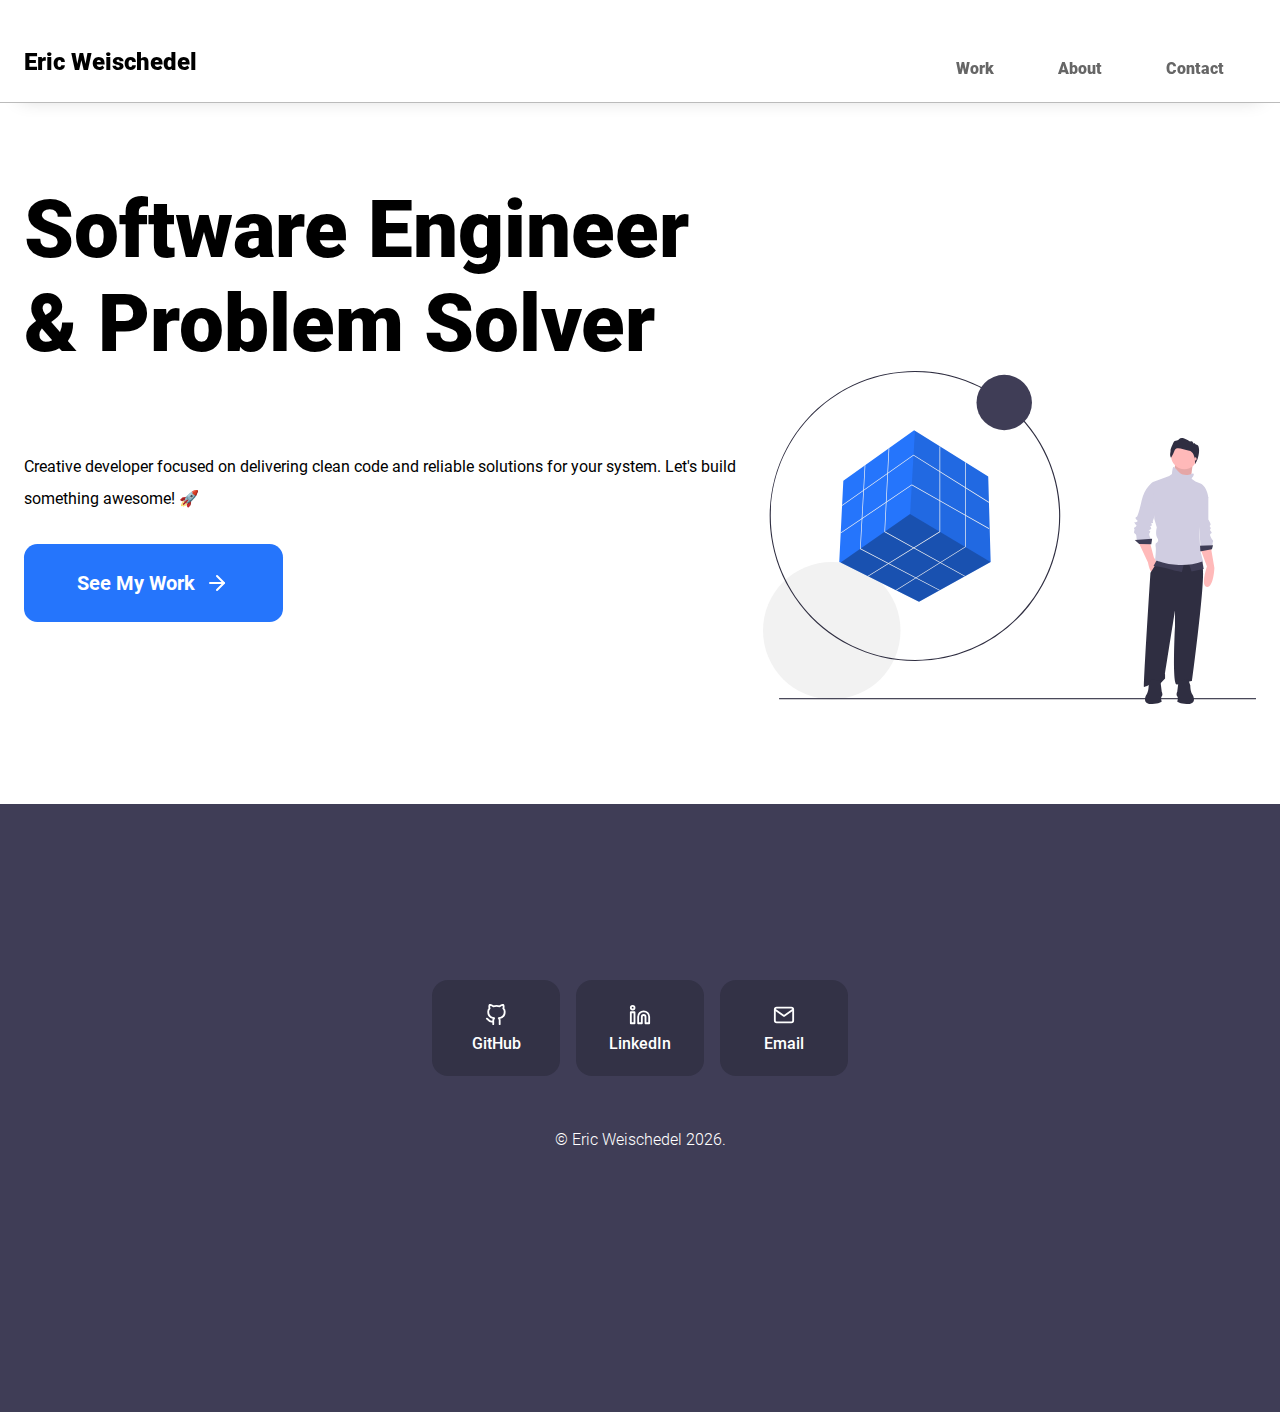
<file: index.html>
<!DOCTYPE html><html lang="en"><head><meta charSet="utf-8"/><meta http-equiv="x-ua-compatible" content="ie=edge"/><meta name="viewport" content="width=device-width, initial-scale=1, shrink-to-fit=no"/><style data-href="/styles.0a156c42807c1df1ea12.css">@font-face{font-family:Roboto-Light;src:url(/static/Roboto-Light-88823c2015ffd5fa89d567e17297a137.ttf)}@font-face{font-family:Roboto-Regular;src:url(/static/Roboto-Regular-11eabca2251325cfc5589c9c6fb57b46.ttf)}@font-face{font-family:Roboto-Italic;src:url(/static/Roboto-Italic-a720f17aa773e493a7ebf8b08459e66c.ttf)}@font-face{font-family:Roboto-Medium;src:url(/static/Roboto-Medium-58aef543c97bbaf6a9896e8484456d98.ttf)}@font-face{font-family:Roboto-Bold;src:url(/static/Roboto-Bold-e07df86cef2e721115583d61d1fb68a6.ttf)}@font-face{font-family:Roboto-Black;src:url(/static/Roboto-Black-5ebb24ee1112dd9562629375c387879a.ttf)}*,body,html,main{margin:0;padding:0;font-family:Roboto-Regular,Arial,sans-serif;color:#000;outline:none}body{font-size:16px}main{max-width:1440px;margin:0 auto}header,main{padding-left:1.5em;padding-right:1.5em}@media only screen and (max-width:768px){body{font-size:.75em}}.bottomNav{visibility:hidden;position:fixed;background-color:#fff;border-top:1px solid #ccc;box-shadow:0 0 20px 0 rgba(0,0,0,.2);width:100%;height:5.5em;bottom:0;right:0;left:0;display:flex;justify-content:space-around;align-items:center;z-index:1000}@media only screen and (max-width:768px){.bottomNav{visibility:visible}}footer{margin-top:6em;padding-top:10em;padding-bottom:15em;background-color:#3f3d56}footer,footer a{display:flex;flex-direction:column;justify-content:center;align-items:center}footer span{font-family:Roboto-Medium;color:#fff;font-size:1em;margin-top:.5em}footer ul{list-style-type:none;display:flex;flex-direction:row;justify-content:center;flex-wrap:wrap}footer li a{text-decoration:none;width:8em;height:6em;margin:1em .5em 0;border-radius:1em;background-color:#333246}footer li a:hover{box-shadow:inset 0 0 0 1px #fff}footer .paragraph{margin-top:3em;text-align:center;color:#fff;font-family:Roboto-Light}footer .paragraph a{display:inline;color:#c5eaff;font-family:Roboto-Medium;text-decoration:none;font-size:1em}header{position:-webkit-sticky;position:sticky;top:0;display:flex;justify-content:space-between;align-items:flex-end;border-bottom:1px solid #bbb;box-shadow:0 15px 20px -20px rgba(0,0,0,.2);background-color:#fff;z-index:1000;max-width:1440px;margin:1.5em auto 0;padding-top:1em;padding-bottom:1.5em}header h1 a{font-family:Roboto-Black;text-decoration:none;font-size:.75em;color:#000}header ul{list-style-type:none;display:flex}header li a{padding:1.5em 2em;text-decoration:none;font-family:Roboto-Black;color:#666;border-bottom:0 solid #999}header li a:hover{border-bottom-width:3px}header .active{color:#2575fc;border-bottom:3px solid #2575fc}@media only screen and (max-width:768px){header{position:static;margin-top:0;padding-bottom:1em;box-shadow:none}header ul{display:none}}.navItem{width:100%;height:100%;display:flex;flex-direction:column;align-items:center;justify-content:center;text-decoration:none;font-size:1em}.navItem span{font-family:Roboto-Bold;margin-top:.3em;margin-bottom:.1em;color:#666}.active span{color:#2575fc}.active svg{stroke:#2575fc}.inactive{color:#666}.aboutContainer{display:flex;flex-direction:row-reverse}.aboutContainer .textPanel{flex:2 1;padding-left:4em}.aboutContainer .textPanel .seeMore .promptText{margin-right:1em;font-size:1.5em;font-family:Roboto-Regular}.aboutContainer .imagePanel{flex:1 1}.aboutContainer .imagePanel img{width:100%}@media only screen and (max-width:768px){.aboutContainer{flex-direction:column-reverse}.aboutContainer .textPanel{padding-left:0}.aboutContainer .imagePanel{margin-bottom:1.5em}}.contactContainer{display:flex;flex-direction:row;flex-wrap:wrap}.contactContainer .textPanel{flex:1 1;margin-right:2em}.contactContainer .textPanel .mediaContainer{display:flex;flex-direction:row;flex-wrap:wrap}.contactContainer .textPanel .mediaContainer .mediaItem{margin-right:2em}.contactContainer .textPanel .seeMore .promptText{margin-right:1em;font-size:1.5em;font-family:Roboto-Regular}.contactContainer .imagePanel{flex:1 1;align-self:flex-end}.contactContainer .imagePanel img{width:100%}@media only screen and (max-width:768px){.contactContainer{flex-direction:column-reverse}.contactContainer .imagePanel{margin-bottom:2em}}.indexContainer{display:flex;flex-direction:row;flex-wrap:wrap}.indexContainer .textPanel{flex:3 1}.indexContainer .imagePanel{flex:2 1;align-self:flex-end}.indexContainer .imagePanel img{width:100%}.indexContainer .cta{margin-top:1em;border:none;background-color:#2575fc;padding:2em 4em;border-radius:1em;white-space:nowrap}.indexContainer .cta *{vertical-align:middle}.indexContainer .cta span{color:#fff;font-family:Roboto-Bold;font-size:1.5em}.indexContainer .cta:hover{cursor:pointer}.indexContainer .homeText{margin-top:5em;max-width:720px;margin-bottom:1em}@media only screen and (max-width:768px){.indexContainer{flex-direction:column-reverse}.indexContainer .imagePanel{margin-top:3em}.indexContainer .homeText{margin-top:1em}}.workContainer .seeMore .promptText{margin-right:1em;font-size:1.5em;font-family:Roboto-Regular}.notFoundContainer{text-align:center}.notFoundContainer img{width:50%;height:auto}.title{font-size:5em;margin-top:1em}.title,span{font-family:Roboto-Black;transition:opacity .5s}@media only screen and (max-width:768px){.title{font-size:3em}}.pageTitle{font-family:Roboto-Black,Arial,Helvetica,sans-serif;margin-top:1em;margin-bottom:2.5em;font-size:5em}@media only screen and (max-width:768px){.pageTitle{margin-bottom:1em;font-size:3.5em}}.secondaryAction{margin-top:1em;display:flex;flex-direction:row;text-decoration:none;align-items:center}.secondaryAction .secondaryActionText{font-size:1.5em;font-family:Roboto-Bold;color:#2575fc;white-space:nowrap}.tags{display:flex;flex-direction:row;flex-wrap:wrap;margin-bottom:3em}.tags .tag{background-color:#f5f5f5;padding:.25em .75em;margin-right:.5em;margin-bottom:.75em;border-radius:1em}.tags .tag span{font-size:.75em;font-family:Roboto-Regular}@media only screen and (max-width:768px){.tags .tag span{font-size:.9em}}.workEntry{display:flex;flex-direction:row;justify-content:space-between;margin-bottom:13em}.workEntry .workEntryTextPanel{flex:1 1}.workEntry .workEntryTextPanel .dateContainer{display:flex;flex-direction:row;align-items:center;margin-top:1em}.workEntry .workEntryTextPanel .dateContainer .date .paragraph{margin-bottom:0;margin-left:.65em;vertical-align:middle;line-height:normal;font-family:Roboto-Regular;color:#333}.workEntry .workEntryImageContainer{flex:1 1}.fullWidthImageContainer{margin-bottom:3em}.workEntry:nth-child(odd){flex-direction:row-reverse}.workEntry:nth-child(odd) .workEntryImageContainer{padding-right:4em}.workEntry:nth-child(2n) .workEntryImageContainer{padding-left:4em}@media only screen and (max-width:768px){.workEntry{flex-direction:column-reverse!important}.workEntry .workEntryImageContainer{margin-bottom:1.5em}.workEntry .workEntryTextPanel{padding:0!important}}.heading{font-size:2.5em;font-family:Roboto-Black;margin-bottom:.5em}.heading2{font-size:1.25em;font-family:Roboto-Bold;margin-bottom:.25em}.paragraph{font-size:1em;font-family:Roboto-Regular;line-height:2em;margin-bottom:1em}@media only screen and (max-width:768px){.heading{font-size:2em}.heading2{font-size:1.4em}.paragraph{font-size:1.2em}}</style><meta name="generator" content="Gatsby 2.23.12"/><title data-react-helmet="true">Home | Eric Weischedel</title><meta data-react-helmet="true" name="description" content="Software Developer in Lancaster PA portfolio"/><meta data-react-helmet="true" property="og:title" content="Home"/><meta data-react-helmet="true" property="og:description" content="Software Developer in Lancaster PA portfolio"/><meta data-react-helmet="true" property="og:type" content="website"/><meta data-react-helmet="true" name="twitter:card" content="summary"/><meta data-react-helmet="true" name="twitter:creator" content="Eric Weischedel"/><meta data-react-helmet="true" name="twitter:title" content="Home"/><meta data-react-helmet="true" name="twitter:description" content="Software Developer in Lancaster PA portfolio"/><link rel="icon" href="/favicon-32x32.png?v=acb3bc6af468fecf770e3baaa8af50f3"/><link rel="manifest" href="/manifest.webmanifest"/><meta name="theme-color" content="#2575fc"/><link rel="apple-touch-icon" sizes="48x48" href="/icons/icon-48x48.png?v=acb3bc6af468fecf770e3baaa8af50f3"/><link rel="apple-touch-icon" sizes="72x72" href="/icons/icon-72x72.png?v=acb3bc6af468fecf770e3baaa8af50f3"/><link rel="apple-touch-icon" sizes="96x96" href="/icons/icon-96x96.png?v=acb3bc6af468fecf770e3baaa8af50f3"/><link rel="apple-touch-icon" sizes="144x144" href="/icons/icon-144x144.png?v=acb3bc6af468fecf770e3baaa8af50f3"/><link rel="apple-touch-icon" sizes="192x192" href="/icons/icon-192x192.png?v=acb3bc6af468fecf770e3baaa8af50f3"/><link rel="apple-touch-icon" sizes="256x256" href="/icons/icon-256x256.png?v=acb3bc6af468fecf770e3baaa8af50f3"/><link rel="apple-touch-icon" sizes="384x384" href="/icons/icon-384x384.png?v=acb3bc6af468fecf770e3baaa8af50f3"/><link rel="apple-touch-icon" sizes="512x512" href="/icons/icon-512x512.png?v=acb3bc6af468fecf770e3baaa8af50f3"/><link as="script" rel="preload" href="/webpack-runtime-739b27b5a79b6c920e79.js"/><link as="script" rel="preload" href="/framework-93d3a746c3cf42acdafc.js"/><link as="script" rel="preload" href="/app-feb1a579076c5cf4d56c.js"/><link as="script" rel="preload" href="/styles-c2fe8482057191dca484.js"/><link as="script" rel="preload" href="/commons-c14337f107e2d97bc694.js"/><link as="script" rel="preload" href="/component---src-pages-index-js-93ea8bb634f57ff39d43.js"/><link as="fetch" rel="preload" href="/page-data\index\page-data.json" crossorigin="anonymous"/><link as="fetch" rel="preload" href="/page-data\app-data.json" crossorigin="anonymous"/></head><body><div id="___gatsby"><div style="outline:none" tabindex="-1" id="gatsby-focus-wrapper"><div class="bottomNav"><a class="navItem" href="/work"><svg xmlns="http://www.w3.org/2000/svg" width="22" height="22" viewBox="0 0 24 24" fill="none" stroke="#666666" stroke-width="2" stroke-linecap="round" stroke-linejoin="round"><rect x="2" y="7" width="20" height="14" rx="2" ry="2"></rect><path d="M16 21V5a2 2 0 0 0-2-2h-4a2 2 0 0 0-2 2v16"></path></svg><span>Work</span></a><a class="navItem" href="/about"><svg xmlns="http://www.w3.org/2000/svg" width="22" height="22" viewBox="0 0 24 24" fill="none" stroke="#666666" stroke-width="2" stroke-linecap="round" stroke-linejoin="round"><circle cx="12" cy="12" r="10"></circle><path d="M8 14s1.5 2 4 2 4-2 4-2"></path><line x1="9" y1="9" x2="9.01" y2="9"></line><line x1="15" y1="9" x2="15.01" y2="9"></line></svg><span>About</span></a><a class="navItem" href="/contact"><svg xmlns="http://www.w3.org/2000/svg" width="22" height="22" viewBox="0 0 24 24" fill="none" stroke="#666666" stroke-width="2" stroke-linecap="round" stroke-linejoin="round"><path d="M21 11.5a8.38 8.38 0 0 1-.9 3.8 8.5 8.5 0 0 1-7.6 4.7 8.38 8.38 0 0 1-3.8-.9L3 21l1.9-5.7a8.38 8.38 0 0 1-.9-3.8 8.5 8.5 0 0 1 4.7-7.6 8.38 8.38 0 0 1 3.8-.9h.5a8.48 8.48 0 0 1 8 8v.5z"></path></svg><span>Contact</span></a></div><header><h1><a aria-current="page" class="" href="/">Eric Weischedel</a></h1><ul><li><a href="/work">Work</a></li><li><a href="/about">About</a></li><li><a href="/contact">Contact</a></li></ul></header><main><h1 class="title">Software Engineer<br/>&amp;<!-- --> <span style="opacity:1">Problem Solver</span></h1><div class="indexContainer"><div class="textPanel"><p class="homeText paragraph">Creative developer focused on delivering clean code and reliable solutions for your system. Let&#x27;s build something awesome! <span role="img" aria-label="rocket emoji">🚀</span></p><div class="ctaContainer"><a href="/work"><button class="cta"><span>See My Work  </span><svg xmlns="http://www.w3.org/2000/svg" width="24" height="24" viewBox="0 0 24 24" fill="none" stroke="white" stroke-width="2" stroke-linecap="round" stroke-linejoin="round"><line x1="5" y1="12" x2="19" y2="12"></line><polyline points="12 5 19 12 12 19"></polyline></svg></button></a></div></div><div class="imagePanel"><img src="[data-uri]" alt=""/></div></div></main><footer><ul><li><a href="https://github.com/eric-weischedel" target="_blank" rel="noreferrer"><svg xmlns="http://www.w3.org/2000/svg" width="22" height="22" viewBox="0 0 24 24" fill="none" stroke="#fff" stroke-width="2" stroke-linecap="round" stroke-linejoin="round"><path d="M9 19c-5 1.5-5-2.5-7-3m14 6v-3.87a3.37 3.37 0 0 0-.94-2.61c3.14-.35 6.44-1.54 6.44-7A5.44 5.44 0 0 0 20 4.77 5.07 5.07 0 0 0 19.91 1S18.73.65 16 2.48a13.38 13.38 0 0 0-7 0C6.27.65 5.09 1 5.09 1A5.07 5.07 0 0 0 5 4.77a5.44 5.44 0 0 0-1.5 3.78c0 5.42 3.3 6.61 6.44 7A3.37 3.37 0 0 0 9 18.13V22"></path></svg><span>GitHub</span></a></li><li><a href="https://linkedin.com/in/eric-weischedel" target="_blank" rel="noreferrer"><svg xmlns="http://www.w3.org/2000/svg" width="22" height="22" viewBox="0 0 24 24" fill="none" stroke="#fff" stroke-width="2" stroke-linecap="round" stroke-linejoin="round"><path d="M16 8a6 6 0 0 1 6 6v7h-4v-7a2 2 0 0 0-2-2 2 2 0 0 0-2 2v7h-4v-7a6 6 0 0 1 6-6z"></path><rect x="2" y="9" width="4" height="12"></rect><circle cx="4" cy="4" r="2"></circle></svg><span>LinkedIn</span></a></li><li><a href="mailto:yshuttle@gmail.com"><svg xmlns="http://www.w3.org/2000/svg" width="22" height="22" viewBox="0 0 24 24" fill="none" stroke="#fff" stroke-width="2" stroke-linecap="round" stroke-linejoin="round"><path d="M4 4h16c1.1 0 2 .9 2 2v12c0 1.1-.9 2-2 2H4c-1.1 0-2-.9-2-2V6c0-1.1.9-2 2-2z"></path><polyline points="22,6 12,13 2,6"></polyline></svg><span>Email</span></a></li></ul><p class="paragraph">© Eric Weischedel <!-- -->2022<!-- -->.</p></footer></div><div id="gatsby-announcer" style="position:absolute;top:0;width:1px;height:1px;padding:0;overflow:hidden;clip:rect(0, 0, 0, 0);white-space:nowrap;border:0" aria-live="assertive" aria-atomic="true"></div></div><script id="gatsby-script-loader">/*<![CDATA[*/window.pagePath="/";/*]]>*/</script><script id="gatsby-chunk-mapping">/*<![CDATA[*/window.___chunkMapping={"app":["/app-feb1a579076c5cf4d56c.js"],"component---src-pages-404-js":["/component---src-pages-404-js-3b77119eb5774309fb23.js"],"component---src-pages-about-js":["/component---src-pages-about-js-5c60b0cbb80fb00dcaa8.js"],"component---src-pages-contact-js":["/component---src-pages-contact-js-c85c99707ea85400fe40.js"],"component---src-pages-index-js":["/component---src-pages-index-js-93ea8bb634f57ff39d43.js"],"component---src-pages-work-js":["/component---src-pages-work-js-58c131c6014d8f98b45a.js"]};/*]]>*/</script><script src="/component---src-pages-index-js-93ea8bb634f57ff39d43.js" async=""></script><script src="/commons-c14337f107e2d97bc694.js" async=""></script><script src="/styles-c2fe8482057191dca484.js" async=""></script><script src="/app-feb1a579076c5cf4d56c.js" async=""></script><script src="/framework-93d3a746c3cf42acdafc.js" async=""></script><script src="/webpack-runtime-739b27b5a79b6c920e79.js" async=""></script></body></html>
</file>
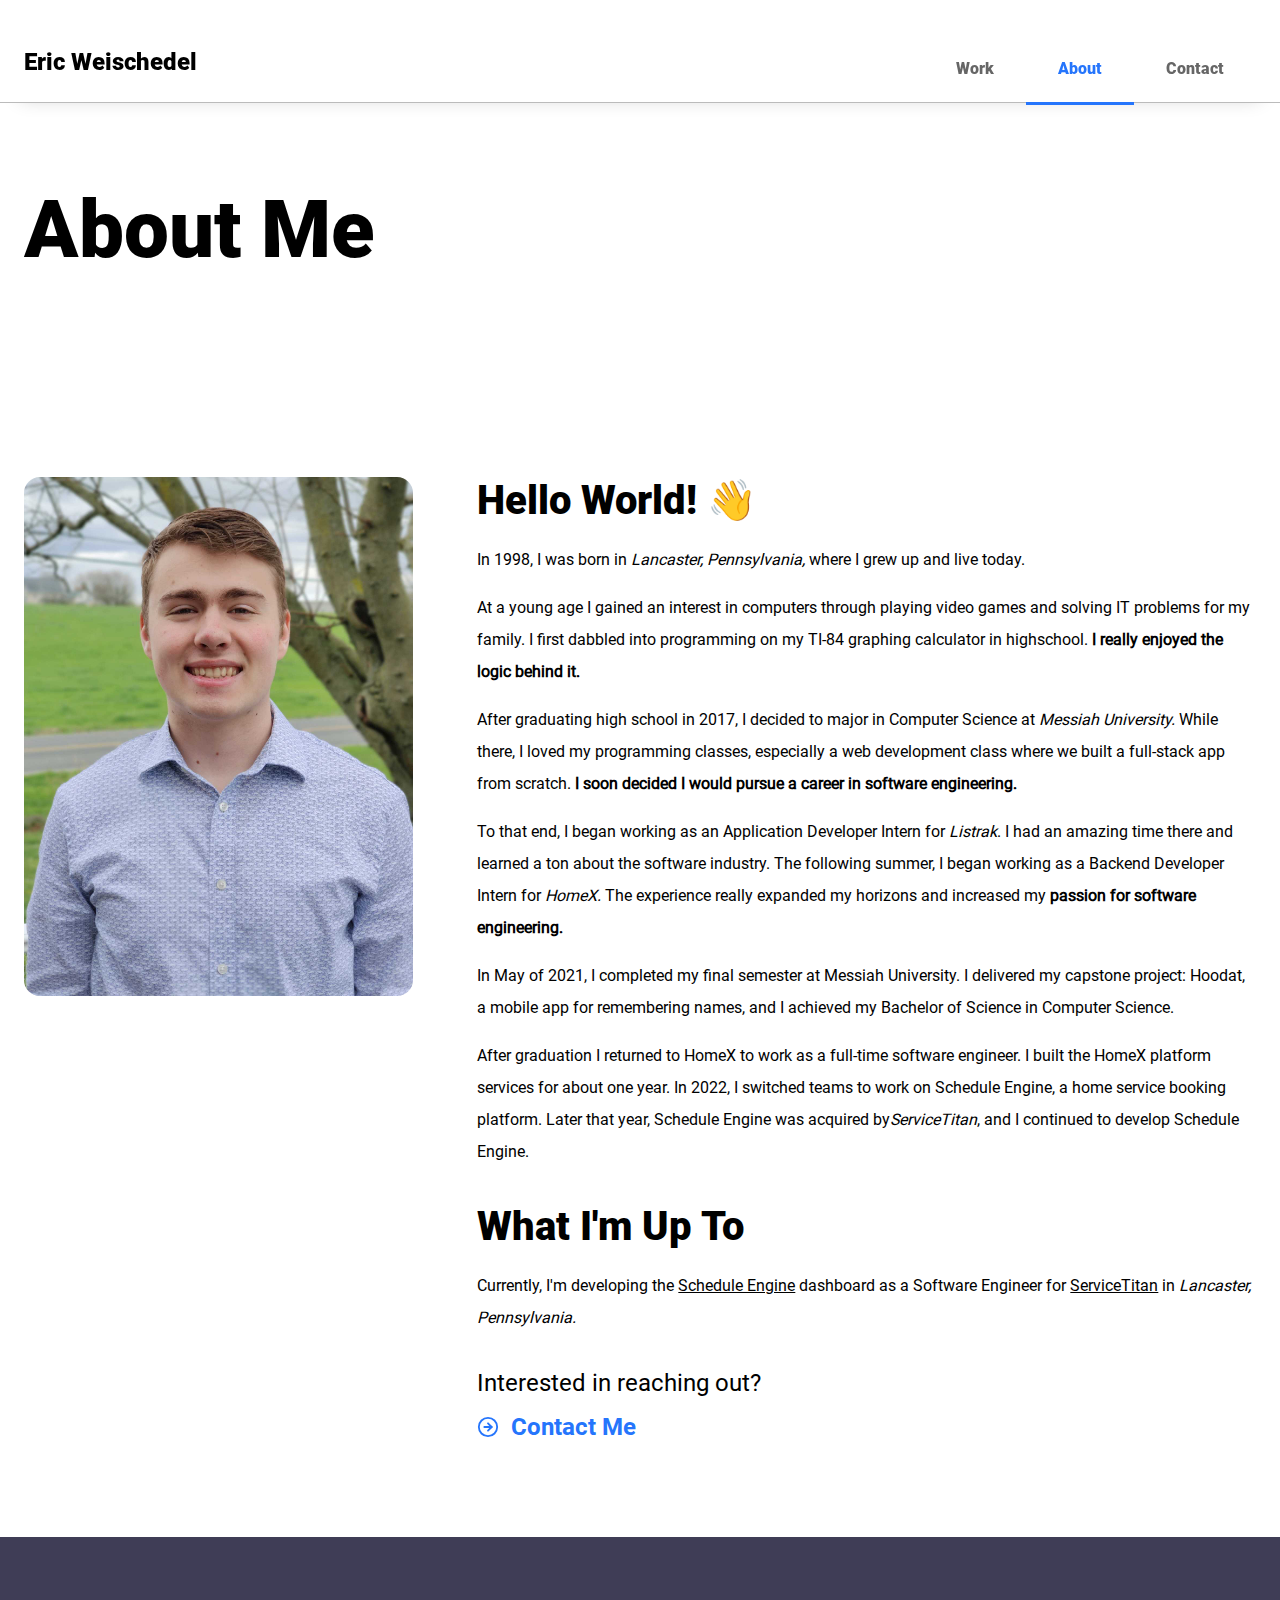
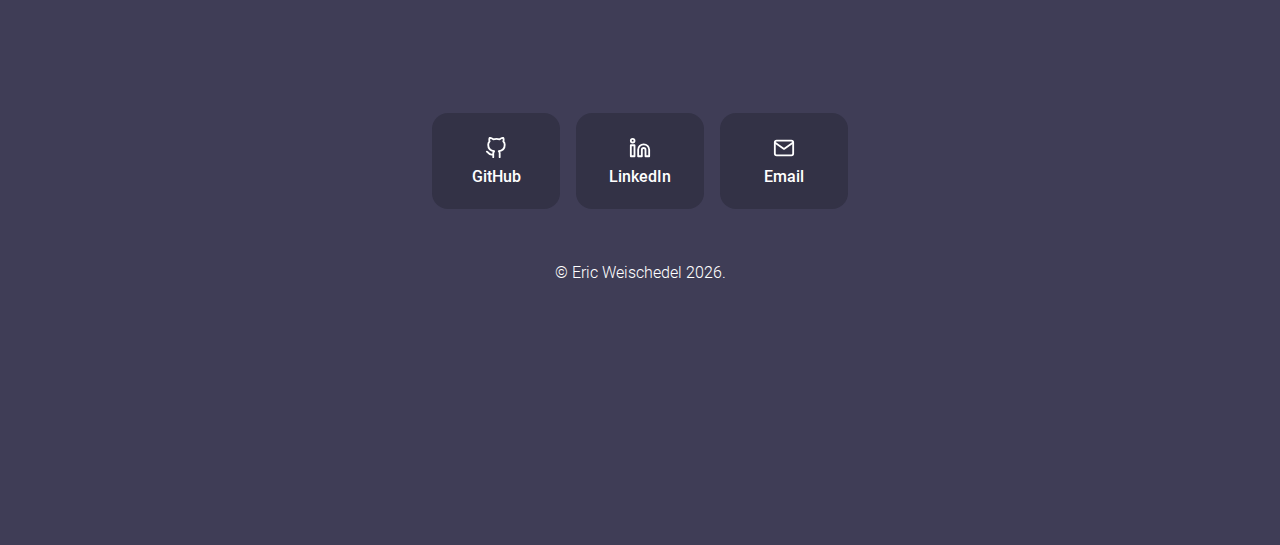
<file: about/index.html>
<!DOCTYPE html><html lang="en"><head><meta charSet="utf-8"/><meta http-equiv="x-ua-compatible" content="ie=edge"/><meta name="viewport" content="width=device-width, initial-scale=1, shrink-to-fit=no"/><style data-href="/styles.0a156c42807c1df1ea12.css">@font-face{font-family:Roboto-Light;src:url(/static/Roboto-Light-88823c2015ffd5fa89d567e17297a137.ttf)}@font-face{font-family:Roboto-Regular;src:url(/static/Roboto-Regular-11eabca2251325cfc5589c9c6fb57b46.ttf)}@font-face{font-family:Roboto-Italic;src:url(/static/Roboto-Italic-a720f17aa773e493a7ebf8b08459e66c.ttf)}@font-face{font-family:Roboto-Medium;src:url(/static/Roboto-Medium-58aef543c97bbaf6a9896e8484456d98.ttf)}@font-face{font-family:Roboto-Bold;src:url(/static/Roboto-Bold-e07df86cef2e721115583d61d1fb68a6.ttf)}@font-face{font-family:Roboto-Black;src:url(/static/Roboto-Black-5ebb24ee1112dd9562629375c387879a.ttf)}*,body,html,main{margin:0;padding:0;font-family:Roboto-Regular,Arial,sans-serif;color:#000;outline:none}body{font-size:16px}main{max-width:1440px;margin:0 auto}header,main{padding-left:1.5em;padding-right:1.5em}@media only screen and (max-width:768px){body{font-size:.75em}}.bottomNav{visibility:hidden;position:fixed;background-color:#fff;border-top:1px solid #ccc;box-shadow:0 0 20px 0 rgba(0,0,0,.2);width:100%;height:5.5em;bottom:0;right:0;left:0;display:flex;justify-content:space-around;align-items:center;z-index:1000}@media only screen and (max-width:768px){.bottomNav{visibility:visible}}footer{margin-top:6em;padding-top:10em;padding-bottom:15em;background-color:#3f3d56}footer,footer a{display:flex;flex-direction:column;justify-content:center;align-items:center}footer span{font-family:Roboto-Medium;color:#fff;font-size:1em;margin-top:.5em}footer ul{list-style-type:none;display:flex;flex-direction:row;justify-content:center;flex-wrap:wrap}footer li a{text-decoration:none;width:8em;height:6em;margin:1em .5em 0;border-radius:1em;background-color:#333246}footer li a:hover{box-shadow:inset 0 0 0 1px #fff}footer .paragraph{margin-top:3em;text-align:center;color:#fff;font-family:Roboto-Light}footer .paragraph a{display:inline;color:#c5eaff;font-family:Roboto-Medium;text-decoration:none;font-size:1em}header{position:-webkit-sticky;position:sticky;top:0;display:flex;justify-content:space-between;align-items:flex-end;border-bottom:1px solid #bbb;box-shadow:0 15px 20px -20px rgba(0,0,0,.2);background-color:#fff;z-index:1000;max-width:1440px;margin:1.5em auto 0;padding-top:1em;padding-bottom:1.5em}header h1 a{font-family:Roboto-Black;text-decoration:none;font-size:.75em;color:#000}header ul{list-style-type:none;display:flex}header li a{padding:1.5em 2em;text-decoration:none;font-family:Roboto-Black;color:#666;border-bottom:0 solid #999}header li a:hover{border-bottom-width:3px}header .active{color:#2575fc;border-bottom:3px solid #2575fc}@media only screen and (max-width:768px){header{position:static;margin-top:0;padding-bottom:1em;box-shadow:none}header ul{display:none}}.navItem{width:100%;height:100%;display:flex;flex-direction:column;align-items:center;justify-content:center;text-decoration:none;font-size:1em}.navItem span{font-family:Roboto-Bold;margin-top:.3em;margin-bottom:.1em;color:#666}.active span{color:#2575fc}.active svg{stroke:#2575fc}.inactive{color:#666}.aboutContainer{display:flex;flex-direction:row-reverse}.aboutContainer .textPanel{flex:2 1;padding-left:4em}.aboutContainer .textPanel .seeMore .promptText{margin-right:1em;font-size:1.5em;font-family:Roboto-Regular}.aboutContainer .imagePanel{flex:1 1}.aboutContainer .imagePanel img{width:100%}@media only screen and (max-width:768px){.aboutContainer{flex-direction:column-reverse}.aboutContainer .textPanel{padding-left:0}.aboutContainer .imagePanel{margin-bottom:1.5em}}.contactContainer{display:flex;flex-direction:row;flex-wrap:wrap}.contactContainer .textPanel{flex:1 1;margin-right:2em}.contactContainer .textPanel .mediaContainer{display:flex;flex-direction:row;flex-wrap:wrap}.contactContainer .textPanel .mediaContainer .mediaItem{margin-right:2em}.contactContainer .textPanel .seeMore .promptText{margin-right:1em;font-size:1.5em;font-family:Roboto-Regular}.contactContainer .imagePanel{flex:1 1;align-self:flex-end}.contactContainer .imagePanel img{width:100%}@media only screen and (max-width:768px){.contactContainer{flex-direction:column-reverse}.contactContainer .imagePanel{margin-bottom:2em}}.indexContainer{display:flex;flex-direction:row;flex-wrap:wrap}.indexContainer .textPanel{flex:3 1}.indexContainer .imagePanel{flex:2 1;align-self:flex-end}.indexContainer .imagePanel img{width:100%}.indexContainer .cta{margin-top:1em;border:none;background-color:#2575fc;padding:2em 4em;border-radius:1em;white-space:nowrap}.indexContainer .cta *{vertical-align:middle}.indexContainer .cta span{color:#fff;font-family:Roboto-Bold;font-size:1.5em}.indexContainer .cta:hover{cursor:pointer}.indexContainer .homeText{margin-top:5em;max-width:720px;margin-bottom:1em}@media only screen and (max-width:768px){.indexContainer{flex-direction:column-reverse}.indexContainer .imagePanel{margin-top:3em}.indexContainer .homeText{margin-top:1em}}.workContainer .seeMore .promptText{margin-right:1em;font-size:1.5em;font-family:Roboto-Regular}.notFoundContainer{text-align:center}.notFoundContainer img{width:50%;height:auto}.title{font-size:5em;margin-top:1em}.title,span{font-family:Roboto-Black;transition:opacity .5s}@media only screen and (max-width:768px){.title{font-size:3em}}.pageTitle{font-family:Roboto-Black,Arial,Helvetica,sans-serif;margin-top:1em;margin-bottom:2.5em;font-size:5em}@media only screen and (max-width:768px){.pageTitle{margin-bottom:1em;font-size:3.5em}}.secondaryAction{margin-top:1em;display:flex;flex-direction:row;text-decoration:none;align-items:center}.secondaryAction .secondaryActionText{font-size:1.5em;font-family:Roboto-Bold;color:#2575fc;white-space:nowrap}.tags{display:flex;flex-direction:row;flex-wrap:wrap;margin-bottom:3em}.tags .tag{background-color:#f5f5f5;padding:.25em .75em;margin-right:.5em;margin-bottom:.75em;border-radius:1em}.tags .tag span{font-size:.75em;font-family:Roboto-Regular}@media only screen and (max-width:768px){.tags .tag span{font-size:.9em}}.workEntry{display:flex;flex-direction:row;justify-content:space-between;margin-bottom:13em}.workEntry .workEntryTextPanel{flex:1 1}.workEntry .workEntryTextPanel .dateContainer{display:flex;flex-direction:row;align-items:center;margin-top:1em}.workEntry .workEntryTextPanel .dateContainer .date .paragraph{margin-bottom:0;margin-left:.65em;vertical-align:middle;line-height:normal;font-family:Roboto-Regular;color:#333}.workEntry .workEntryImageContainer{flex:1 1}.fullWidthImageContainer{margin-bottom:3em}.workEntry:nth-child(odd){flex-direction:row-reverse}.workEntry:nth-child(odd) .workEntryImageContainer{padding-right:4em}.workEntry:nth-child(2n) .workEntryImageContainer{padding-left:4em}@media only screen and (max-width:768px){.workEntry{flex-direction:column-reverse!important}.workEntry .workEntryImageContainer{margin-bottom:1.5em}.workEntry .workEntryTextPanel{padding:0!important}}.heading{font-size:2.5em;font-family:Roboto-Black;margin-bottom:.5em}.heading2{font-size:1.25em;font-family:Roboto-Bold;margin-bottom:.25em}.paragraph{font-size:1em;font-family:Roboto-Regular;line-height:2em;margin-bottom:1em}@media only screen and (max-width:768px){.heading{font-size:2em}.heading2{font-size:1.4em}.paragraph{font-size:1.2em}}</style><meta name="generator" content="Gatsby 2.23.12"/><title data-react-helmet="true">About Me | Eric Weischedel</title><meta data-react-helmet="true" name="description" content="Software Developer in Lancaster PA portfolio"/><meta data-react-helmet="true" property="og:title" content="About Me"/><meta data-react-helmet="true" property="og:description" content="Software Developer in Lancaster PA portfolio"/><meta data-react-helmet="true" property="og:type" content="website"/><meta data-react-helmet="true" name="twitter:card" content="summary"/><meta data-react-helmet="true" name="twitter:creator" content="Eric Weischedel"/><meta data-react-helmet="true" name="twitter:title" content="About Me"/><meta data-react-helmet="true" name="twitter:description" content="Software Developer in Lancaster PA portfolio"/><link rel="icon" href="/favicon-32x32.png?v=acb3bc6af468fecf770e3baaa8af50f3"/><link rel="manifest" href="/manifest.webmanifest"/><meta name="theme-color" content="#2575fc"/><link rel="apple-touch-icon" sizes="48x48" href="/icons/icon-48x48.png?v=acb3bc6af468fecf770e3baaa8af50f3"/><link rel="apple-touch-icon" sizes="72x72" href="/icons/icon-72x72.png?v=acb3bc6af468fecf770e3baaa8af50f3"/><link rel="apple-touch-icon" sizes="96x96" href="/icons/icon-96x96.png?v=acb3bc6af468fecf770e3baaa8af50f3"/><link rel="apple-touch-icon" sizes="144x144" href="/icons/icon-144x144.png?v=acb3bc6af468fecf770e3baaa8af50f3"/><link rel="apple-touch-icon" sizes="192x192" href="/icons/icon-192x192.png?v=acb3bc6af468fecf770e3baaa8af50f3"/><link rel="apple-touch-icon" sizes="256x256" href="/icons/icon-256x256.png?v=acb3bc6af468fecf770e3baaa8af50f3"/><link rel="apple-touch-icon" sizes="384x384" href="/icons/icon-384x384.png?v=acb3bc6af468fecf770e3baaa8af50f3"/><link rel="apple-touch-icon" sizes="512x512" href="/icons/icon-512x512.png?v=acb3bc6af468fecf770e3baaa8af50f3"/><link as="script" rel="preload" href="/webpack-runtime-739b27b5a79b6c920e79.js"/><link as="script" rel="preload" href="/framework-93d3a746c3cf42acdafc.js"/><link as="script" rel="preload" href="/app-feb1a579076c5cf4d56c.js"/><link as="script" rel="preload" href="/styles-c2fe8482057191dca484.js"/><link as="script" rel="preload" href="/commons-c14337f107e2d97bc694.js"/><link as="script" rel="preload" href="/545c4ed1a6f3118a1279baaa0ea856f7cbf4623f-3eff27b397286c1d9281.js"/><link as="script" rel="preload" href="/component---src-pages-about-js-5c60b0cbb80fb00dcaa8.js"/><link as="fetch" rel="preload" href="/page-data\about\page-data.json" crossorigin="anonymous"/><link as="fetch" rel="preload" href="/page-data\app-data.json" crossorigin="anonymous"/></head><body><div id="___gatsby"><div style="outline:none" tabindex="-1" id="gatsby-focus-wrapper"><div class="bottomNav"><a class="navItem" href="/work"><svg xmlns="http://www.w3.org/2000/svg" width="22" height="22" viewBox="0 0 24 24" fill="none" stroke="#666666" stroke-width="2" stroke-linecap="round" stroke-linejoin="round"><rect x="2" y="7" width="20" height="14" rx="2" ry="2"></rect><path d="M16 21V5a2 2 0 0 0-2-2h-4a2 2 0 0 0-2 2v16"></path></svg><span>Work</span></a><a class="navItem active" href="/about"><svg xmlns="http://www.w3.org/2000/svg" width="22" height="22" viewBox="0 0 24 24" fill="none" stroke="#666666" stroke-width="2" stroke-linecap="round" stroke-linejoin="round"><circle cx="12" cy="12" r="10"></circle><path d="M8 14s1.5 2 4 2 4-2 4-2"></path><line x1="9" y1="9" x2="9.01" y2="9"></line><line x1="15" y1="9" x2="15.01" y2="9"></line></svg><span>About</span></a><a class="navItem" href="/contact"><svg xmlns="http://www.w3.org/2000/svg" width="22" height="22" viewBox="0 0 24 24" fill="none" stroke="#666666" stroke-width="2" stroke-linecap="round" stroke-linejoin="round"><path d="M21 11.5a8.38 8.38 0 0 1-.9 3.8 8.5 8.5 0 0 1-7.6 4.7 8.38 8.38 0 0 1-3.8-.9L3 21l1.9-5.7a8.38 8.38 0 0 1-.9-3.8 8.5 8.5 0 0 1 4.7-7.6 8.38 8.38 0 0 1 3.8-.9h.5a8.48 8.48 0 0 1 8 8v.5z"></path></svg><span>Contact</span></a></div><header><h1><a href="/">Eric Weischedel</a></h1><ul><li><a href="/work">Work</a></li><li><a class="active" href="/about">About</a></li><li><a href="/contact">Contact</a></li></ul></header><main><div class="pageTitleContainer"><h1 class="pageTitle">About Me</h1></div><div class="aboutContainer"><div class="textPanel"><div class="aboutSummary"><h2 class="heading">Hello World!<!-- --> <span role="img" aria-label="waving emoji">👋</span></h2><p class="paragraph">In 1998, I was born in <em>Lancaster, Pennsylvania,</em> where I grew up and live today.</p><p class="paragraph">At a young age I gained an interest in computers through playing video games and solving IT problems for my family. I first dabbled into programming on my TI-84 graphing calculator in highschool.<!-- --> <b>I really enjoyed the logic behind it.</b></p><p class="paragraph">After graduating high school in 2017, I decided to major in Computer Science at <em>Messiah University.</em> While there, I loved my programming classes, especially a web development class where we built a full-stack app from scratch.<!-- --> <b>I soon decided I would pursue a career in software engineering.</b></p><p class="paragraph">To that end, I began working as an Application Developer Intern for<!-- --> <em>Listrak</em>. I had an amazing time there and learned a ton about the software industry. The following summer, I began working as a Backend Developer Intern for <em>HomeX.</em> The experience really expanded my horizons and increased my<!-- --> <b>passion for software engineering.</b></p><p class="paragraph">In May of 2021, I completed my final semester at Messiah University. I delivered my capstone project: Hoodat, a mobile app for remembering names, and I achieved my Bachelor of Science in Computer Science.</p><p class="paragraph">After graduation I returned to HomeX to work as a full-time software engineer. I built the HomeX platform services for about one year. In 2022, I switched teams to work on Schedule Engine, a home service booking platform. Later that year, Schedule Engine was acquired by<em>ServiceTitan</em>, and I continued to develop Schedule Engine.</p><br/><h2 class="heading">What I&#x27;m Up To</h2><p class="paragraph">Currently, I&#x27;m developing the<!-- --> <a href="https://www.scheduleengine.com/" target="_blank" rel="noreferrer">Schedule Engine</a> <!-- -->dashboard as a Software Engineer for<!-- --> <a href="https://www.servicetitan.com/" target="_blank" rel="noreferrer">ServiceTitan</a> <!-- -->in <em>Lancaster, Pennsylvania.</em></p></div><br/><div class="seeMore"><span class="promptText">Interested in reaching out?</span><a class="secondaryAction" href="/contact"><svg xmlns="http://www.w3.org/2000/svg" width="22" height="22" viewBox="0 0 24 24" fill="none" stroke="#2575fc" stroke-width="2" stroke-linecap="round" stroke-linejoin="round"><circle cx="12" cy="12" r="10"></circle><polyline points="12 16 16 12 12 8"></polyline><line x1="8" y1="12" x2="16" y2="12"></line></svg><span class="secondaryActionText">  <!-- -->Contact Me</span></a></div></div><div class="imagePanel"><div class=" gatsby-image-wrapper" style="position:relative;overflow:hidden;border-radius:1em"><div aria-hidden="true" style="width:100%;padding-bottom:133.33333333333334%"></div><img aria-hidden="true" src="[data-uri]" alt="" style="position:absolute;top:0;left:0;width:100%;height:100%;object-fit:cover;object-position:center;opacity:1;transition-delay:500ms"/><noscript><picture><source srcset="/static/4f8634e596b3ef6b5cf03c7416e3b0b5/e2788/eric.jpg 360w,
/static/4f8634e596b3ef6b5cf03c7416e3b0b5/7d509/eric.jpg 720w,
/static/4f8634e596b3ef6b5cf03c7416e3b0b5/7f945/eric.jpg 1440w,
/static/4f8634e596b3ef6b5cf03c7416e3b0b5/47dad/eric.jpg 2160w,
/static/4f8634e596b3ef6b5cf03c7416e3b0b5/af56c/eric.jpg 2880w,
/static/4f8634e596b3ef6b5cf03c7416e3b0b5/b2131/eric.jpg 3000w" sizes="(max-width: 1440px) 100vw, 1440px" /><img loading="lazy" sizes="(max-width: 1440px) 100vw, 1440px" srcset="/static/4f8634e596b3ef6b5cf03c7416e3b0b5/e2788/eric.jpg 360w,
/static/4f8634e596b3ef6b5cf03c7416e3b0b5/7d509/eric.jpg 720w,
/static/4f8634e596b3ef6b5cf03c7416e3b0b5/7f945/eric.jpg 1440w,
/static/4f8634e596b3ef6b5cf03c7416e3b0b5/47dad/eric.jpg 2160w,
/static/4f8634e596b3ef6b5cf03c7416e3b0b5/af56c/eric.jpg 2880w,
/static/4f8634e596b3ef6b5cf03c7416e3b0b5/b2131/eric.jpg 3000w" src="/static/4f8634e596b3ef6b5cf03c7416e3b0b5/7f945/eric.jpg" alt="" style="position:absolute;top:0;left:0;opacity:1;width:100%;height:100%;object-fit:cover;object-position:center"/></picture></noscript></div></div></div></main><footer><ul><li><a href="https://github.com/eric-weischedel" target="_blank" rel="noreferrer"><svg xmlns="http://www.w3.org/2000/svg" width="22" height="22" viewBox="0 0 24 24" fill="none" stroke="#fff" stroke-width="2" stroke-linecap="round" stroke-linejoin="round"><path d="M9 19c-5 1.5-5-2.5-7-3m14 6v-3.87a3.37 3.37 0 0 0-.94-2.61c3.14-.35 6.44-1.54 6.44-7A5.44 5.44 0 0 0 20 4.77 5.07 5.07 0 0 0 19.91 1S18.73.65 16 2.48a13.38 13.38 0 0 0-7 0C6.27.65 5.09 1 5.09 1A5.07 5.07 0 0 0 5 4.77a5.44 5.44 0 0 0-1.5 3.78c0 5.42 3.3 6.61 6.44 7A3.37 3.37 0 0 0 9 18.13V22"></path></svg><span>GitHub</span></a></li><li><a href="https://linkedin.com/in/eric-weischedel" target="_blank" rel="noreferrer"><svg xmlns="http://www.w3.org/2000/svg" width="22" height="22" viewBox="0 0 24 24" fill="none" stroke="#fff" stroke-width="2" stroke-linecap="round" stroke-linejoin="round"><path d="M16 8a6 6 0 0 1 6 6v7h-4v-7a2 2 0 0 0-2-2 2 2 0 0 0-2 2v7h-4v-7a6 6 0 0 1 6-6z"></path><rect x="2" y="9" width="4" height="12"></rect><circle cx="4" cy="4" r="2"></circle></svg><span>LinkedIn</span></a></li><li><a href="mailto:yshuttle@gmail.com"><svg xmlns="http://www.w3.org/2000/svg" width="22" height="22" viewBox="0 0 24 24" fill="none" stroke="#fff" stroke-width="2" stroke-linecap="round" stroke-linejoin="round"><path d="M4 4h16c1.1 0 2 .9 2 2v12c0 1.1-.9 2-2 2H4c-1.1 0-2-.9-2-2V6c0-1.1.9-2 2-2z"></path><polyline points="22,6 12,13 2,6"></polyline></svg><span>Email</span></a></li></ul><p class="paragraph">© Eric Weischedel <!-- -->2022<!-- -->.</p></footer></div><div id="gatsby-announcer" style="position:absolute;top:0;width:1px;height:1px;padding:0;overflow:hidden;clip:rect(0, 0, 0, 0);white-space:nowrap;border:0" aria-live="assertive" aria-atomic="true"></div></div><script id="gatsby-script-loader">/*<![CDATA[*/window.pagePath="/about/";/*]]>*/</script><script id="gatsby-chunk-mapping">/*<![CDATA[*/window.___chunkMapping={"app":["/app-feb1a579076c5cf4d56c.js"],"component---src-pages-404-js":["/component---src-pages-404-js-3b77119eb5774309fb23.js"],"component---src-pages-about-js":["/component---src-pages-about-js-5c60b0cbb80fb00dcaa8.js"],"component---src-pages-contact-js":["/component---src-pages-contact-js-c85c99707ea85400fe40.js"],"component---src-pages-index-js":["/component---src-pages-index-js-93ea8bb634f57ff39d43.js"],"component---src-pages-work-js":["/component---src-pages-work-js-58c131c6014d8f98b45a.js"]};/*]]>*/</script><script src="/component---src-pages-about-js-5c60b0cbb80fb00dcaa8.js" async=""></script><script src="/545c4ed1a6f3118a1279baaa0ea856f7cbf4623f-3eff27b397286c1d9281.js" async=""></script><script src="/commons-c14337f107e2d97bc694.js" async=""></script><script src="/styles-c2fe8482057191dca484.js" async=""></script><script src="/app-feb1a579076c5cf4d56c.js" async=""></script><script src="/framework-93d3a746c3cf42acdafc.js" async=""></script><script src="/webpack-runtime-739b27b5a79b6c920e79.js" async=""></script></body></html>
</file>
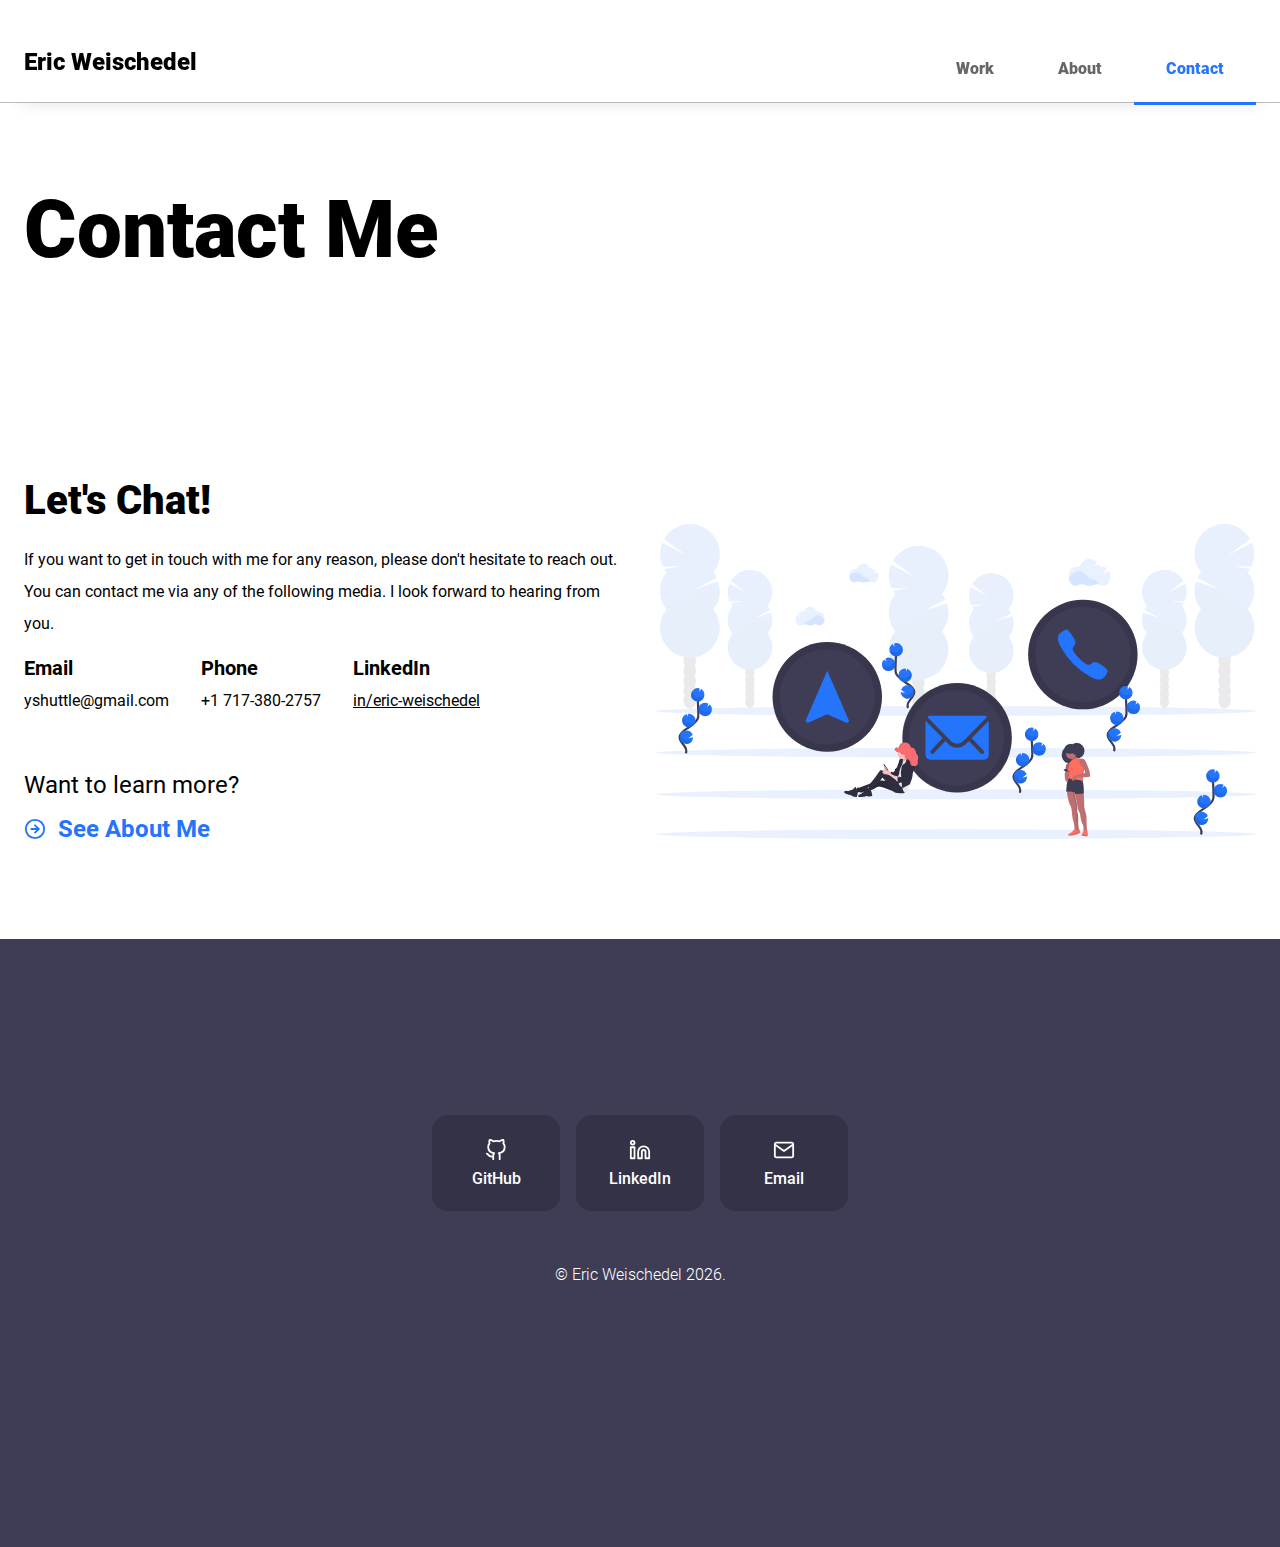
<file: contact/index.html>
<!DOCTYPE html><html lang="en"><head><meta charSet="utf-8"/><meta http-equiv="x-ua-compatible" content="ie=edge"/><meta name="viewport" content="width=device-width, initial-scale=1, shrink-to-fit=no"/><style data-href="/styles.0a156c42807c1df1ea12.css">@font-face{font-family:Roboto-Light;src:url(/static/Roboto-Light-88823c2015ffd5fa89d567e17297a137.ttf)}@font-face{font-family:Roboto-Regular;src:url(/static/Roboto-Regular-11eabca2251325cfc5589c9c6fb57b46.ttf)}@font-face{font-family:Roboto-Italic;src:url(/static/Roboto-Italic-a720f17aa773e493a7ebf8b08459e66c.ttf)}@font-face{font-family:Roboto-Medium;src:url(/static/Roboto-Medium-58aef543c97bbaf6a9896e8484456d98.ttf)}@font-face{font-family:Roboto-Bold;src:url(/static/Roboto-Bold-e07df86cef2e721115583d61d1fb68a6.ttf)}@font-face{font-family:Roboto-Black;src:url(/static/Roboto-Black-5ebb24ee1112dd9562629375c387879a.ttf)}*,body,html,main{margin:0;padding:0;font-family:Roboto-Regular,Arial,sans-serif;color:#000;outline:none}body{font-size:16px}main{max-width:1440px;margin:0 auto}header,main{padding-left:1.5em;padding-right:1.5em}@media only screen and (max-width:768px){body{font-size:.75em}}.bottomNav{visibility:hidden;position:fixed;background-color:#fff;border-top:1px solid #ccc;box-shadow:0 0 20px 0 rgba(0,0,0,.2);width:100%;height:5.5em;bottom:0;right:0;left:0;display:flex;justify-content:space-around;align-items:center;z-index:1000}@media only screen and (max-width:768px){.bottomNav{visibility:visible}}footer{margin-top:6em;padding-top:10em;padding-bottom:15em;background-color:#3f3d56}footer,footer a{display:flex;flex-direction:column;justify-content:center;align-items:center}footer span{font-family:Roboto-Medium;color:#fff;font-size:1em;margin-top:.5em}footer ul{list-style-type:none;display:flex;flex-direction:row;justify-content:center;flex-wrap:wrap}footer li a{text-decoration:none;width:8em;height:6em;margin:1em .5em 0;border-radius:1em;background-color:#333246}footer li a:hover{box-shadow:inset 0 0 0 1px #fff}footer .paragraph{margin-top:3em;text-align:center;color:#fff;font-family:Roboto-Light}footer .paragraph a{display:inline;color:#c5eaff;font-family:Roboto-Medium;text-decoration:none;font-size:1em}header{position:-webkit-sticky;position:sticky;top:0;display:flex;justify-content:space-between;align-items:flex-end;border-bottom:1px solid #bbb;box-shadow:0 15px 20px -20px rgba(0,0,0,.2);background-color:#fff;z-index:1000;max-width:1440px;margin:1.5em auto 0;padding-top:1em;padding-bottom:1.5em}header h1 a{font-family:Roboto-Black;text-decoration:none;font-size:.75em;color:#000}header ul{list-style-type:none;display:flex}header li a{padding:1.5em 2em;text-decoration:none;font-family:Roboto-Black;color:#666;border-bottom:0 solid #999}header li a:hover{border-bottom-width:3px}header .active{color:#2575fc;border-bottom:3px solid #2575fc}@media only screen and (max-width:768px){header{position:static;margin-top:0;padding-bottom:1em;box-shadow:none}header ul{display:none}}.navItem{width:100%;height:100%;display:flex;flex-direction:column;align-items:center;justify-content:center;text-decoration:none;font-size:1em}.navItem span{font-family:Roboto-Bold;margin-top:.3em;margin-bottom:.1em;color:#666}.active span{color:#2575fc}.active svg{stroke:#2575fc}.inactive{color:#666}.aboutContainer{display:flex;flex-direction:row-reverse}.aboutContainer .textPanel{flex:2 1;padding-left:4em}.aboutContainer .textPanel .seeMore .promptText{margin-right:1em;font-size:1.5em;font-family:Roboto-Regular}.aboutContainer .imagePanel{flex:1 1}.aboutContainer .imagePanel img{width:100%}@media only screen and (max-width:768px){.aboutContainer{flex-direction:column-reverse}.aboutContainer .textPanel{padding-left:0}.aboutContainer .imagePanel{margin-bottom:1.5em}}.contactContainer{display:flex;flex-direction:row;flex-wrap:wrap}.contactContainer .textPanel{flex:1 1;margin-right:2em}.contactContainer .textPanel .mediaContainer{display:flex;flex-direction:row;flex-wrap:wrap}.contactContainer .textPanel .mediaContainer .mediaItem{margin-right:2em}.contactContainer .textPanel .seeMore .promptText{margin-right:1em;font-size:1.5em;font-family:Roboto-Regular}.contactContainer .imagePanel{flex:1 1;align-self:flex-end}.contactContainer .imagePanel img{width:100%}@media only screen and (max-width:768px){.contactContainer{flex-direction:column-reverse}.contactContainer .imagePanel{margin-bottom:2em}}.indexContainer{display:flex;flex-direction:row;flex-wrap:wrap}.indexContainer .textPanel{flex:3 1}.indexContainer .imagePanel{flex:2 1;align-self:flex-end}.indexContainer .imagePanel img{width:100%}.indexContainer .cta{margin-top:1em;border:none;background-color:#2575fc;padding:2em 4em;border-radius:1em;white-space:nowrap}.indexContainer .cta *{vertical-align:middle}.indexContainer .cta span{color:#fff;font-family:Roboto-Bold;font-size:1.5em}.indexContainer .cta:hover{cursor:pointer}.indexContainer .homeText{margin-top:5em;max-width:720px;margin-bottom:1em}@media only screen and (max-width:768px){.indexContainer{flex-direction:column-reverse}.indexContainer .imagePanel{margin-top:3em}.indexContainer .homeText{margin-top:1em}}.workContainer .seeMore .promptText{margin-right:1em;font-size:1.5em;font-family:Roboto-Regular}.notFoundContainer{text-align:center}.notFoundContainer img{width:50%;height:auto}.title{font-size:5em;margin-top:1em}.title,span{font-family:Roboto-Black;transition:opacity .5s}@media only screen and (max-width:768px){.title{font-size:3em}}.pageTitle{font-family:Roboto-Black,Arial,Helvetica,sans-serif;margin-top:1em;margin-bottom:2.5em;font-size:5em}@media only screen and (max-width:768px){.pageTitle{margin-bottom:1em;font-size:3.5em}}.secondaryAction{margin-top:1em;display:flex;flex-direction:row;text-decoration:none;align-items:center}.secondaryAction .secondaryActionText{font-size:1.5em;font-family:Roboto-Bold;color:#2575fc;white-space:nowrap}.tags{display:flex;flex-direction:row;flex-wrap:wrap;margin-bottom:3em}.tags .tag{background-color:#f5f5f5;padding:.25em .75em;margin-right:.5em;margin-bottom:.75em;border-radius:1em}.tags .tag span{font-size:.75em;font-family:Roboto-Regular}@media only screen and (max-width:768px){.tags .tag span{font-size:.9em}}.workEntry{display:flex;flex-direction:row;justify-content:space-between;margin-bottom:13em}.workEntry .workEntryTextPanel{flex:1 1}.workEntry .workEntryTextPanel .dateContainer{display:flex;flex-direction:row;align-items:center;margin-top:1em}.workEntry .workEntryTextPanel .dateContainer .date .paragraph{margin-bottom:0;margin-left:.65em;vertical-align:middle;line-height:normal;font-family:Roboto-Regular;color:#333}.workEntry .workEntryImageContainer{flex:1 1}.fullWidthImageContainer{margin-bottom:3em}.workEntry:nth-child(odd){flex-direction:row-reverse}.workEntry:nth-child(odd) .workEntryImageContainer{padding-right:4em}.workEntry:nth-child(2n) .workEntryImageContainer{padding-left:4em}@media only screen and (max-width:768px){.workEntry{flex-direction:column-reverse!important}.workEntry .workEntryImageContainer{margin-bottom:1.5em}.workEntry .workEntryTextPanel{padding:0!important}}.heading{font-size:2.5em;font-family:Roboto-Black;margin-bottom:.5em}.heading2{font-size:1.25em;font-family:Roboto-Bold;margin-bottom:.25em}.paragraph{font-size:1em;font-family:Roboto-Regular;line-height:2em;margin-bottom:1em}@media only screen and (max-width:768px){.heading{font-size:2em}.heading2{font-size:1.4em}.paragraph{font-size:1.2em}}</style><meta name="generator" content="Gatsby 2.23.12"/><title data-react-helmet="true">Contact | Eric Weischedel</title><meta data-react-helmet="true" name="description" content="Software Developer in Lancaster PA portfolio"/><meta data-react-helmet="true" property="og:title" content="Contact"/><meta data-react-helmet="true" property="og:description" content="Software Developer in Lancaster PA portfolio"/><meta data-react-helmet="true" property="og:type" content="website"/><meta data-react-helmet="true" name="twitter:card" content="summary"/><meta data-react-helmet="true" name="twitter:creator" content="Eric Weischedel"/><meta data-react-helmet="true" name="twitter:title" content="Contact"/><meta data-react-helmet="true" name="twitter:description" content="Software Developer in Lancaster PA portfolio"/><link rel="icon" href="/favicon-32x32.png?v=acb3bc6af468fecf770e3baaa8af50f3"/><link rel="manifest" href="/manifest.webmanifest"/><meta name="theme-color" content="#2575fc"/><link rel="apple-touch-icon" sizes="48x48" href="/icons/icon-48x48.png?v=acb3bc6af468fecf770e3baaa8af50f3"/><link rel="apple-touch-icon" sizes="72x72" href="/icons/icon-72x72.png?v=acb3bc6af468fecf770e3baaa8af50f3"/><link rel="apple-touch-icon" sizes="96x96" href="/icons/icon-96x96.png?v=acb3bc6af468fecf770e3baaa8af50f3"/><link rel="apple-touch-icon" sizes="144x144" href="/icons/icon-144x144.png?v=acb3bc6af468fecf770e3baaa8af50f3"/><link rel="apple-touch-icon" sizes="192x192" href="/icons/icon-192x192.png?v=acb3bc6af468fecf770e3baaa8af50f3"/><link rel="apple-touch-icon" sizes="256x256" href="/icons/icon-256x256.png?v=acb3bc6af468fecf770e3baaa8af50f3"/><link rel="apple-touch-icon" sizes="384x384" href="/icons/icon-384x384.png?v=acb3bc6af468fecf770e3baaa8af50f3"/><link rel="apple-touch-icon" sizes="512x512" href="/icons/icon-512x512.png?v=acb3bc6af468fecf770e3baaa8af50f3"/><link as="script" rel="preload" href="/webpack-runtime-739b27b5a79b6c920e79.js"/><link as="script" rel="preload" href="/framework-93d3a746c3cf42acdafc.js"/><link as="script" rel="preload" href="/app-feb1a579076c5cf4d56c.js"/><link as="script" rel="preload" href="/styles-c2fe8482057191dca484.js"/><link as="script" rel="preload" href="/commons-c14337f107e2d97bc694.js"/><link as="script" rel="preload" href="/component---src-pages-contact-js-c85c99707ea85400fe40.js"/><link as="fetch" rel="preload" href="/page-data\contact\page-data.json" crossorigin="anonymous"/><link as="fetch" rel="preload" href="/page-data\app-data.json" crossorigin="anonymous"/></head><body><div id="___gatsby"><div style="outline:none" tabindex="-1" id="gatsby-focus-wrapper"><div class="bottomNav"><a class="navItem" href="/work"><svg xmlns="http://www.w3.org/2000/svg" width="22" height="22" viewBox="0 0 24 24" fill="none" stroke="#666666" stroke-width="2" stroke-linecap="round" stroke-linejoin="round"><rect x="2" y="7" width="20" height="14" rx="2" ry="2"></rect><path d="M16 21V5a2 2 0 0 0-2-2h-4a2 2 0 0 0-2 2v16"></path></svg><span>Work</span></a><a class="navItem" href="/about"><svg xmlns="http://www.w3.org/2000/svg" width="22" height="22" viewBox="0 0 24 24" fill="none" stroke="#666666" stroke-width="2" stroke-linecap="round" stroke-linejoin="round"><circle cx="12" cy="12" r="10"></circle><path d="M8 14s1.5 2 4 2 4-2 4-2"></path><line x1="9" y1="9" x2="9.01" y2="9"></line><line x1="15" y1="9" x2="15.01" y2="9"></line></svg><span>About</span></a><a class="navItem active" href="/contact"><svg xmlns="http://www.w3.org/2000/svg" width="22" height="22" viewBox="0 0 24 24" fill="none" stroke="#666666" stroke-width="2" stroke-linecap="round" stroke-linejoin="round"><path d="M21 11.5a8.38 8.38 0 0 1-.9 3.8 8.5 8.5 0 0 1-7.6 4.7 8.38 8.38 0 0 1-3.8-.9L3 21l1.9-5.7a8.38 8.38 0 0 1-.9-3.8 8.5 8.5 0 0 1 4.7-7.6 8.38 8.38 0 0 1 3.8-.9h.5a8.48 8.48 0 0 1 8 8v.5z"></path></svg><span>Contact</span></a></div><header><h1><a href="/">Eric Weischedel</a></h1><ul><li><a href="/work">Work</a></li><li><a href="/about">About</a></li><li><a class="active" href="/contact">Contact</a></li></ul></header><main><div class="pageTitleContainer"><h1 class="pageTitle">Contact Me</h1></div><div class="contactContainer"><div class="textPanel"><h2 class="heading">Let&#x27;s Chat!</h2><p class="paragraph">If you want to get in touch with me for any reason, please don&#x27;t hesitate to reach out. You can contact me via any of the following media. I look forward to hearing from you.</p><div class="mediaContainer"><div class="mediaItem"><p class="heading2">Email</p><p class="paragraph">yshuttle@gmail.com</p></div><div class="mediaItem"><p class="heading2">Phone</p><p class="paragraph">+1 717-380-2757</p></div><div class="mediaItem"><p class="heading2">LinkedIn</p><p class="paragraph"><a href="https://linkedin.com/in/eric-weischedel" target="_blank" rel="noreferrer">in/eric-weischedel</a></p></div></div><br/><br/><div class="seeMore"><span class="promptText">Want to learn more?</span><a class="secondaryAction" href="/about"><svg xmlns="http://www.w3.org/2000/svg" width="22" height="22" viewBox="0 0 24 24" fill="none" stroke="#2575fc" stroke-width="2" stroke-linecap="round" stroke-linejoin="round"><circle cx="12" cy="12" r="10"></circle><polyline points="12 16 16 12 12 8"></polyline><line x1="8" y1="12" x2="16" y2="12"></line></svg><span class="secondaryActionText">  <!-- -->See About Me</span></a></div></div><div class="imagePanel"><img src="/static/undraw_contact-ef6aaf44886de85d9f43514cf831cf0a.svg" alt=""/></div></div></main><footer><ul><li><a href="https://github.com/eric-weischedel" target="_blank" rel="noreferrer"><svg xmlns="http://www.w3.org/2000/svg" width="22" height="22" viewBox="0 0 24 24" fill="none" stroke="#fff" stroke-width="2" stroke-linecap="round" stroke-linejoin="round"><path d="M9 19c-5 1.5-5-2.5-7-3m14 6v-3.87a3.37 3.37 0 0 0-.94-2.61c3.14-.35 6.44-1.54 6.44-7A5.44 5.44 0 0 0 20 4.77 5.07 5.07 0 0 0 19.91 1S18.73.65 16 2.48a13.38 13.38 0 0 0-7 0C6.27.65 5.09 1 5.09 1A5.07 5.07 0 0 0 5 4.77a5.44 5.44 0 0 0-1.5 3.78c0 5.42 3.3 6.61 6.44 7A3.37 3.37 0 0 0 9 18.13V22"></path></svg><span>GitHub</span></a></li><li><a href="https://linkedin.com/in/eric-weischedel" target="_blank" rel="noreferrer"><svg xmlns="http://www.w3.org/2000/svg" width="22" height="22" viewBox="0 0 24 24" fill="none" stroke="#fff" stroke-width="2" stroke-linecap="round" stroke-linejoin="round"><path d="M16 8a6 6 0 0 1 6 6v7h-4v-7a2 2 0 0 0-2-2 2 2 0 0 0-2 2v7h-4v-7a6 6 0 0 1 6-6z"></path><rect x="2" y="9" width="4" height="12"></rect><circle cx="4" cy="4" r="2"></circle></svg><span>LinkedIn</span></a></li><li><a href="mailto:yshuttle@gmail.com"><svg xmlns="http://www.w3.org/2000/svg" width="22" height="22" viewBox="0 0 24 24" fill="none" stroke="#fff" stroke-width="2" stroke-linecap="round" stroke-linejoin="round"><path d="M4 4h16c1.1 0 2 .9 2 2v12c0 1.1-.9 2-2 2H4c-1.1 0-2-.9-2-2V6c0-1.1.9-2 2-2z"></path><polyline points="22,6 12,13 2,6"></polyline></svg><span>Email</span></a></li></ul><p class="paragraph">© Eric Weischedel <!-- -->2022<!-- -->.</p></footer></div><div id="gatsby-announcer" style="position:absolute;top:0;width:1px;height:1px;padding:0;overflow:hidden;clip:rect(0, 0, 0, 0);white-space:nowrap;border:0" aria-live="assertive" aria-atomic="true"></div></div><script id="gatsby-script-loader">/*<![CDATA[*/window.pagePath="/contact/";/*]]>*/</script><script id="gatsby-chunk-mapping">/*<![CDATA[*/window.___chunkMapping={"app":["/app-feb1a579076c5cf4d56c.js"],"component---src-pages-404-js":["/component---src-pages-404-js-3b77119eb5774309fb23.js"],"component---src-pages-about-js":["/component---src-pages-about-js-5c60b0cbb80fb00dcaa8.js"],"component---src-pages-contact-js":["/component---src-pages-contact-js-c85c99707ea85400fe40.js"],"component---src-pages-index-js":["/component---src-pages-index-js-93ea8bb634f57ff39d43.js"],"component---src-pages-work-js":["/component---src-pages-work-js-58c131c6014d8f98b45a.js"]};/*]]>*/</script><script src="/component---src-pages-contact-js-c85c99707ea85400fe40.js" async=""></script><script src="/commons-c14337f107e2d97bc694.js" async=""></script><script src="/styles-c2fe8482057191dca484.js" async=""></script><script src="/app-feb1a579076c5cf4d56c.js" async=""></script><script src="/framework-93d3a746c3cf42acdafc.js" async=""></script><script src="/webpack-runtime-739b27b5a79b6c920e79.js" async=""></script></body></html>
</file>
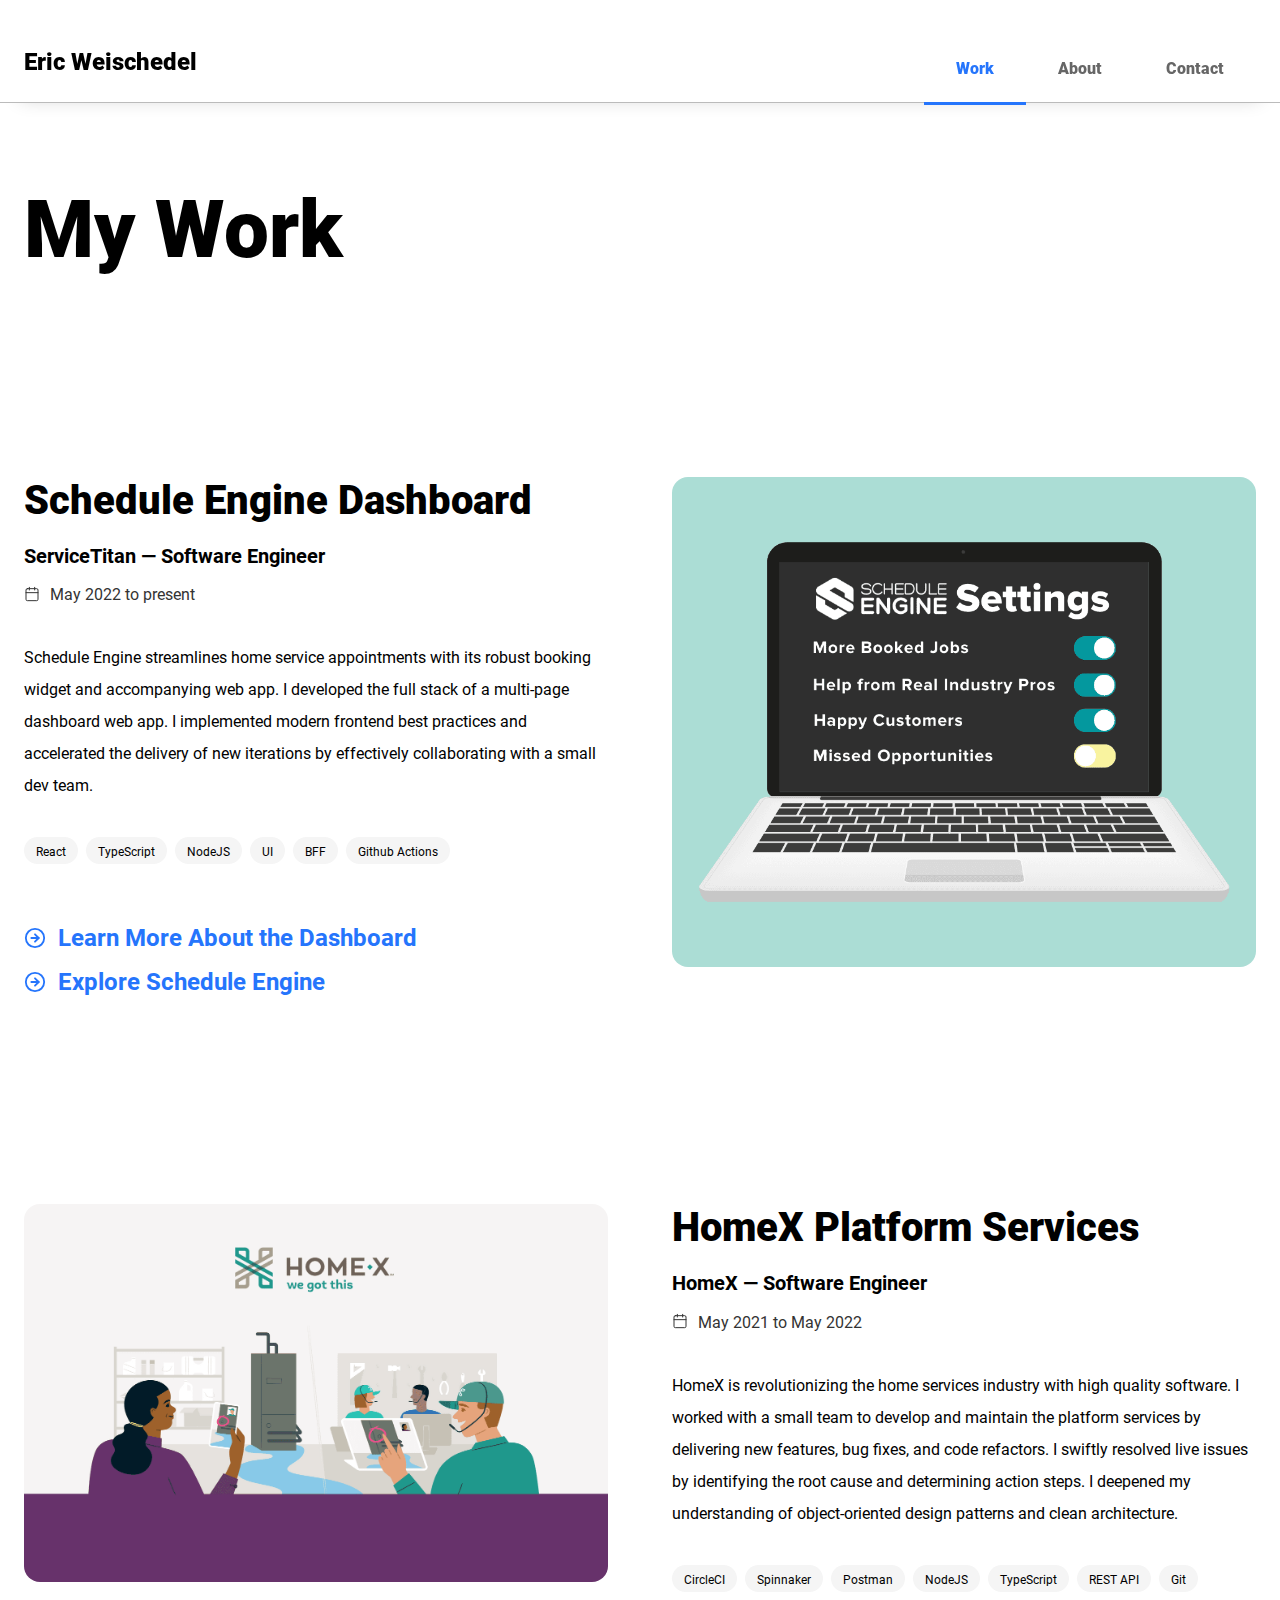
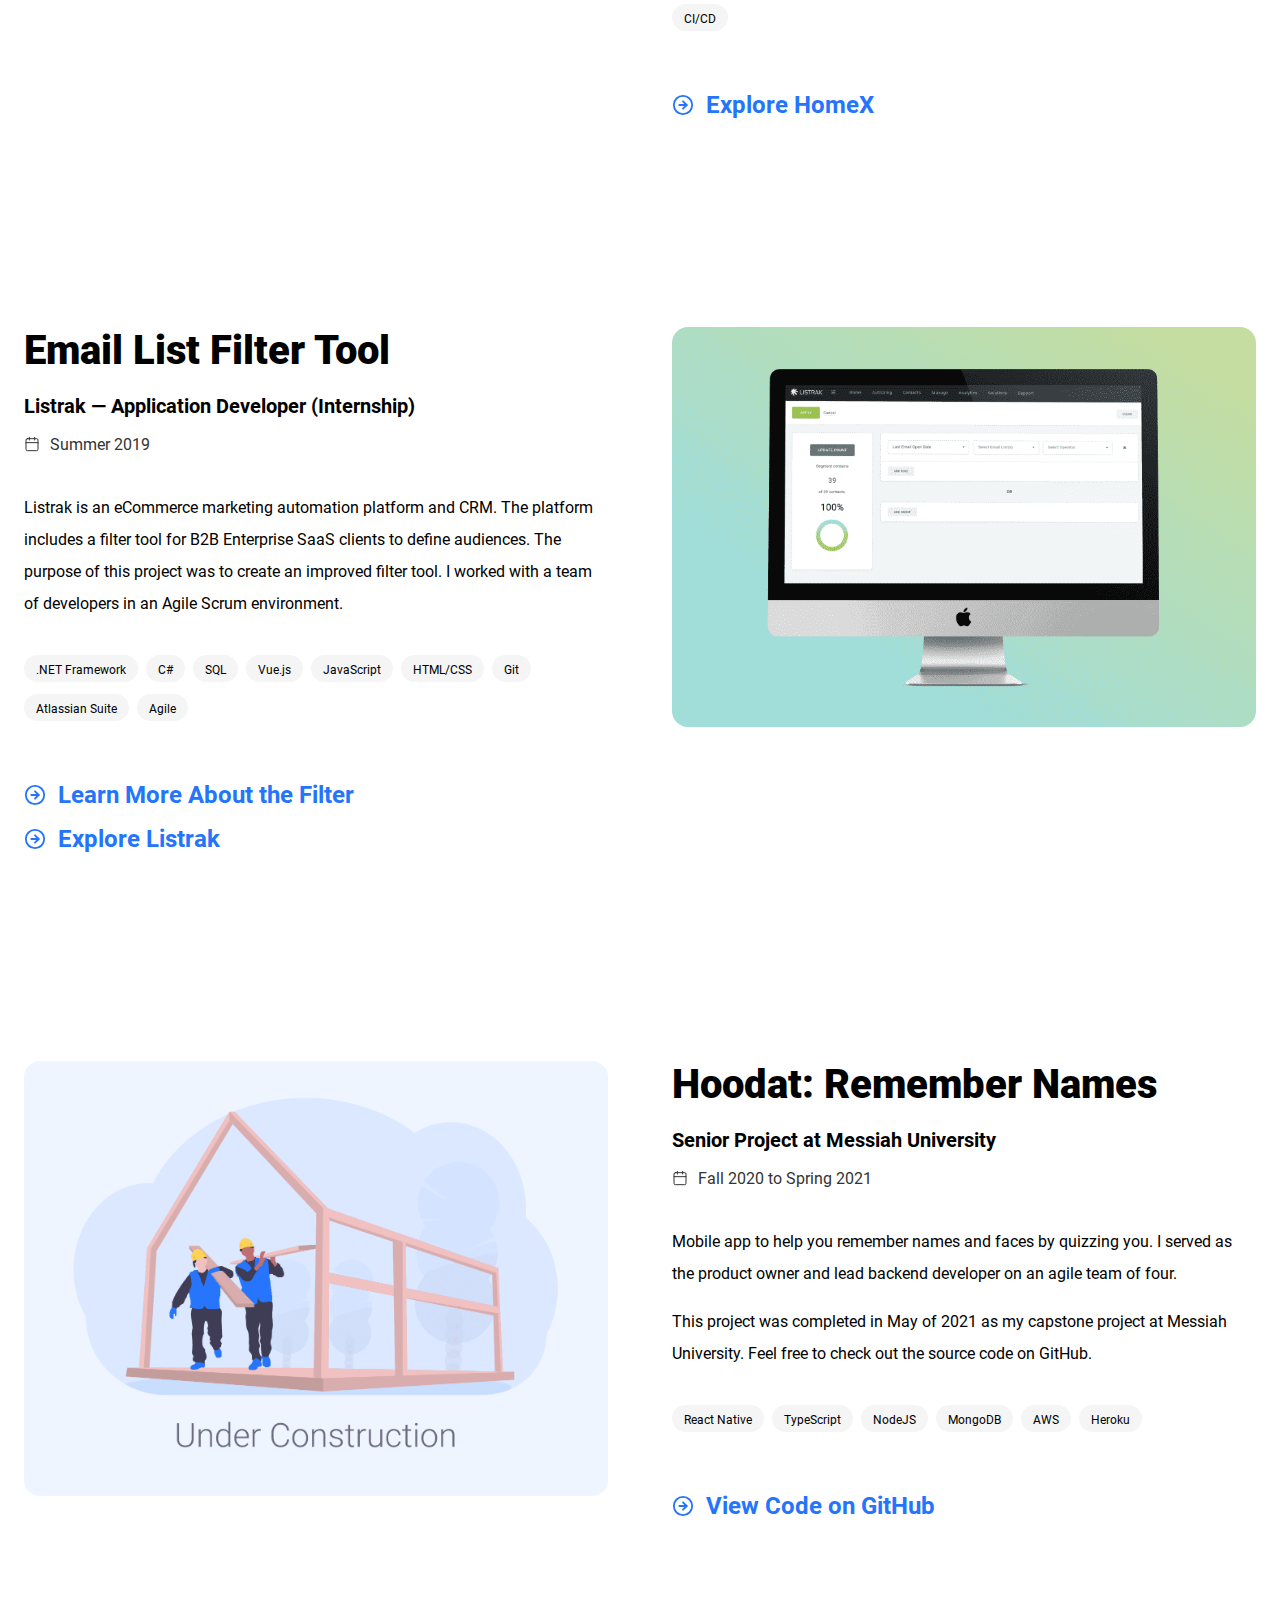
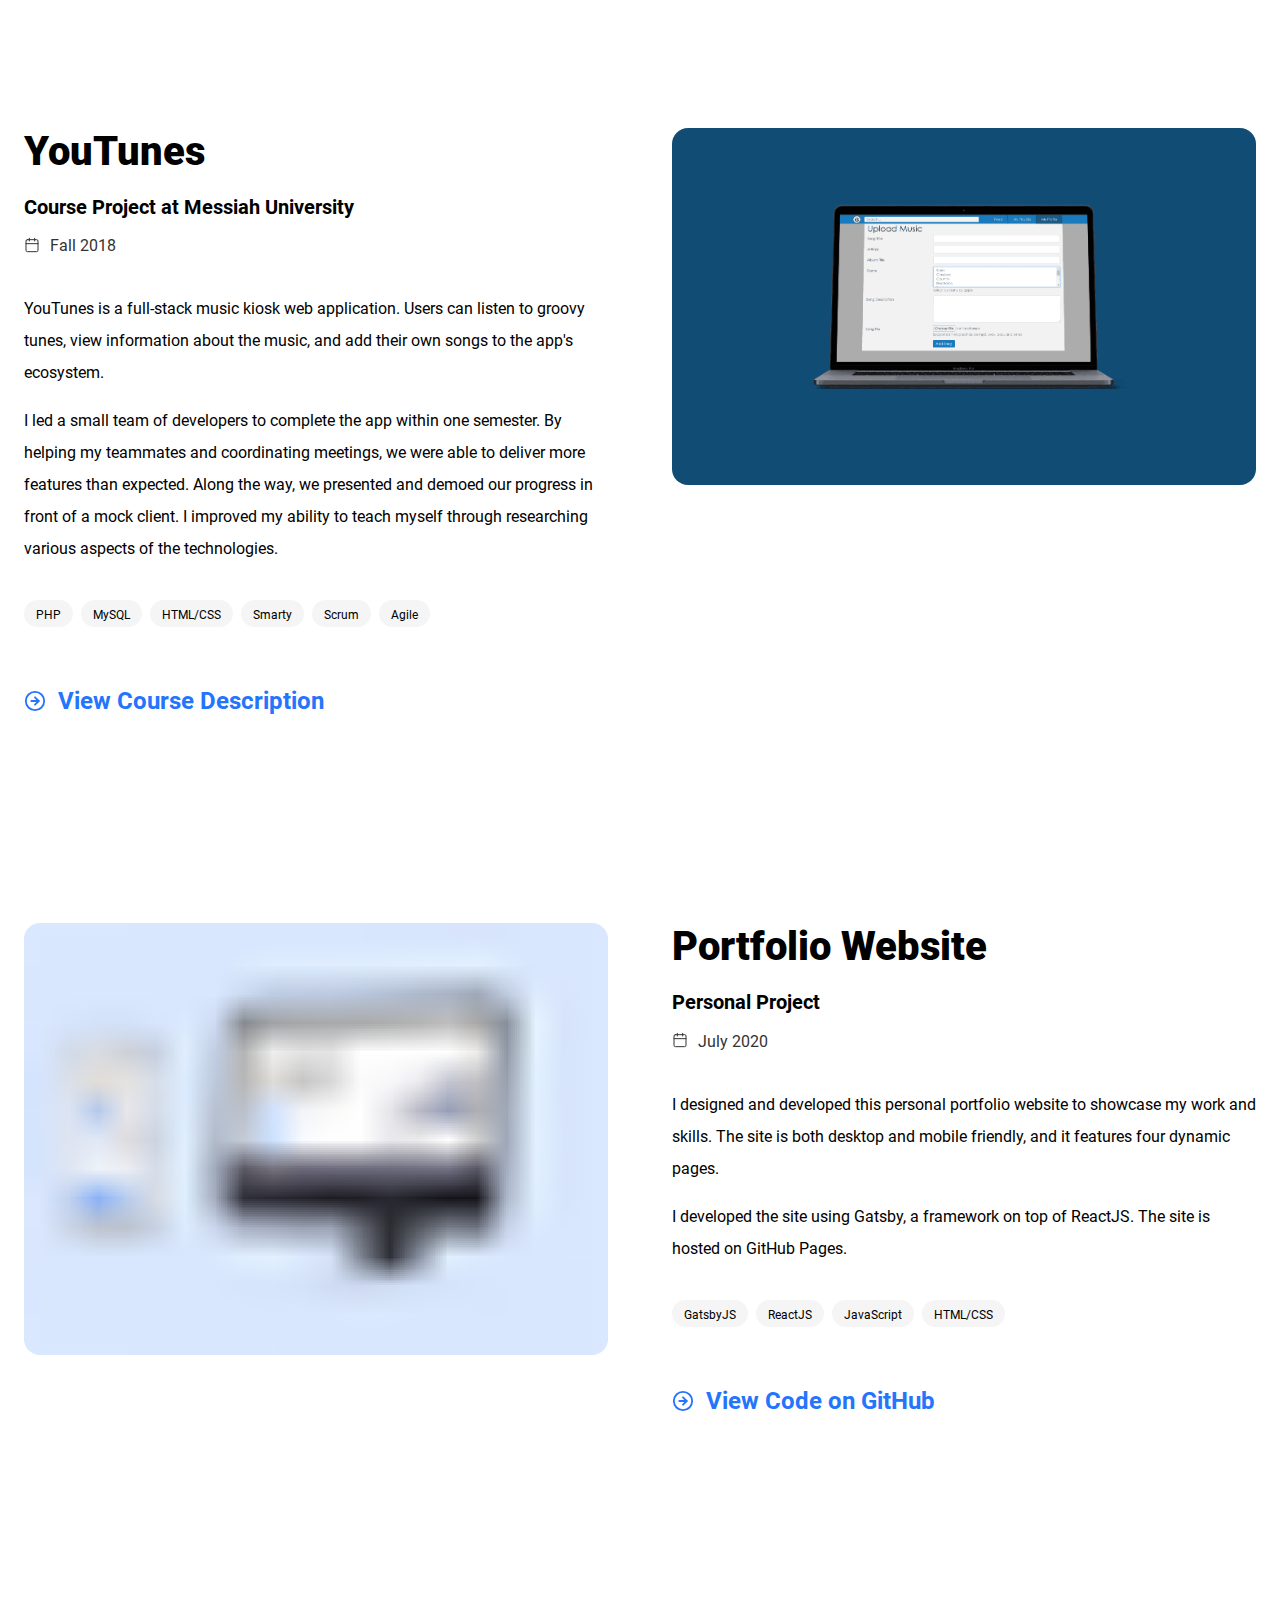
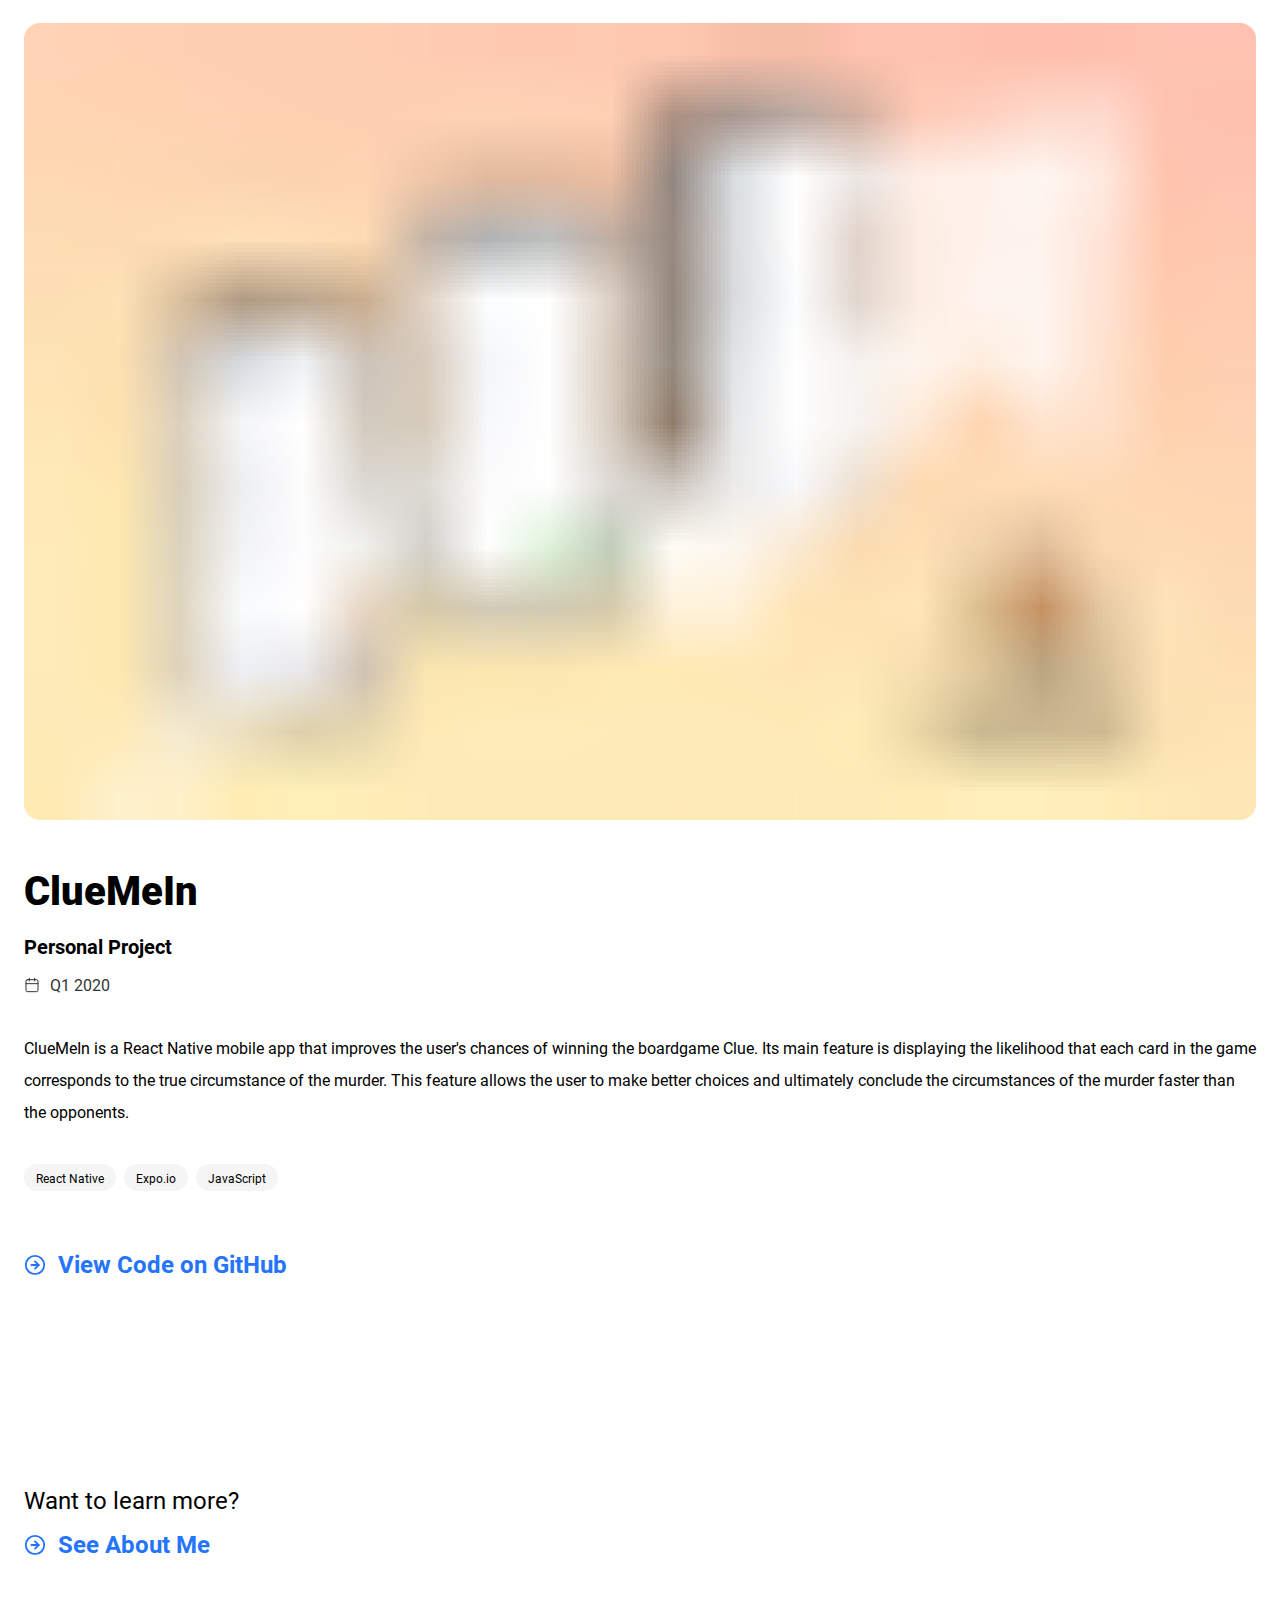
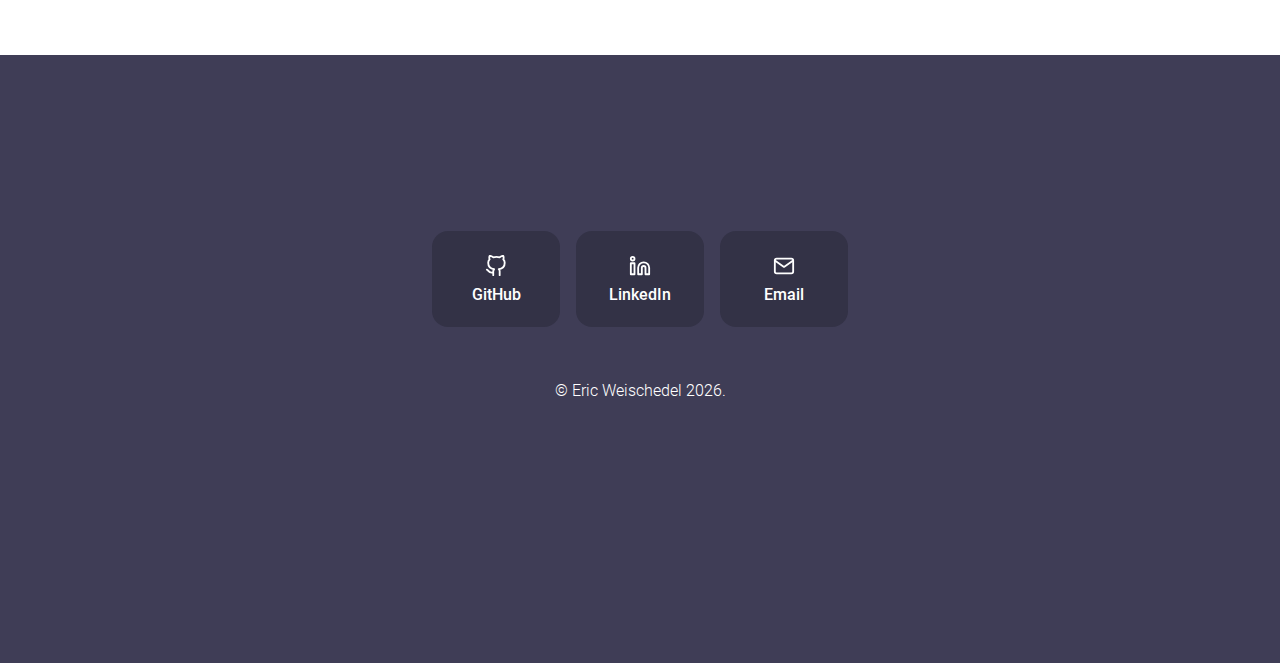
<file: work/index.html>
<!DOCTYPE html><html lang="en"><head><meta charSet="utf-8"/><meta http-equiv="x-ua-compatible" content="ie=edge"/><meta name="viewport" content="width=device-width, initial-scale=1, shrink-to-fit=no"/><style data-href="/styles.0a156c42807c1df1ea12.css">@font-face{font-family:Roboto-Light;src:url(/static/Roboto-Light-88823c2015ffd5fa89d567e17297a137.ttf)}@font-face{font-family:Roboto-Regular;src:url(/static/Roboto-Regular-11eabca2251325cfc5589c9c6fb57b46.ttf)}@font-face{font-family:Roboto-Italic;src:url(/static/Roboto-Italic-a720f17aa773e493a7ebf8b08459e66c.ttf)}@font-face{font-family:Roboto-Medium;src:url(/static/Roboto-Medium-58aef543c97bbaf6a9896e8484456d98.ttf)}@font-face{font-family:Roboto-Bold;src:url(/static/Roboto-Bold-e07df86cef2e721115583d61d1fb68a6.ttf)}@font-face{font-family:Roboto-Black;src:url(/static/Roboto-Black-5ebb24ee1112dd9562629375c387879a.ttf)}*,body,html,main{margin:0;padding:0;font-family:Roboto-Regular,Arial,sans-serif;color:#000;outline:none}body{font-size:16px}main{max-width:1440px;margin:0 auto}header,main{padding-left:1.5em;padding-right:1.5em}@media only screen and (max-width:768px){body{font-size:.75em}}.bottomNav{visibility:hidden;position:fixed;background-color:#fff;border-top:1px solid #ccc;box-shadow:0 0 20px 0 rgba(0,0,0,.2);width:100%;height:5.5em;bottom:0;right:0;left:0;display:flex;justify-content:space-around;align-items:center;z-index:1000}@media only screen and (max-width:768px){.bottomNav{visibility:visible}}footer{margin-top:6em;padding-top:10em;padding-bottom:15em;background-color:#3f3d56}footer,footer a{display:flex;flex-direction:column;justify-content:center;align-items:center}footer span{font-family:Roboto-Medium;color:#fff;font-size:1em;margin-top:.5em}footer ul{list-style-type:none;display:flex;flex-direction:row;justify-content:center;flex-wrap:wrap}footer li a{text-decoration:none;width:8em;height:6em;margin:1em .5em 0;border-radius:1em;background-color:#333246}footer li a:hover{box-shadow:inset 0 0 0 1px #fff}footer .paragraph{margin-top:3em;text-align:center;color:#fff;font-family:Roboto-Light}footer .paragraph a{display:inline;color:#c5eaff;font-family:Roboto-Medium;text-decoration:none;font-size:1em}header{position:-webkit-sticky;position:sticky;top:0;display:flex;justify-content:space-between;align-items:flex-end;border-bottom:1px solid #bbb;box-shadow:0 15px 20px -20px rgba(0,0,0,.2);background-color:#fff;z-index:1000;max-width:1440px;margin:1.5em auto 0;padding-top:1em;padding-bottom:1.5em}header h1 a{font-family:Roboto-Black;text-decoration:none;font-size:.75em;color:#000}header ul{list-style-type:none;display:flex}header li a{padding:1.5em 2em;text-decoration:none;font-family:Roboto-Black;color:#666;border-bottom:0 solid #999}header li a:hover{border-bottom-width:3px}header .active{color:#2575fc;border-bottom:3px solid #2575fc}@media only screen and (max-width:768px){header{position:static;margin-top:0;padding-bottom:1em;box-shadow:none}header ul{display:none}}.navItem{width:100%;height:100%;display:flex;flex-direction:column;align-items:center;justify-content:center;text-decoration:none;font-size:1em}.navItem span{font-family:Roboto-Bold;margin-top:.3em;margin-bottom:.1em;color:#666}.active span{color:#2575fc}.active svg{stroke:#2575fc}.inactive{color:#666}.aboutContainer{display:flex;flex-direction:row-reverse}.aboutContainer .textPanel{flex:2 1;padding-left:4em}.aboutContainer .textPanel .seeMore .promptText{margin-right:1em;font-size:1.5em;font-family:Roboto-Regular}.aboutContainer .imagePanel{flex:1 1}.aboutContainer .imagePanel img{width:100%}@media only screen and (max-width:768px){.aboutContainer{flex-direction:column-reverse}.aboutContainer .textPanel{padding-left:0}.aboutContainer .imagePanel{margin-bottom:1.5em}}.contactContainer{display:flex;flex-direction:row;flex-wrap:wrap}.contactContainer .textPanel{flex:1 1;margin-right:2em}.contactContainer .textPanel .mediaContainer{display:flex;flex-direction:row;flex-wrap:wrap}.contactContainer .textPanel .mediaContainer .mediaItem{margin-right:2em}.contactContainer .textPanel .seeMore .promptText{margin-right:1em;font-size:1.5em;font-family:Roboto-Regular}.contactContainer .imagePanel{flex:1 1;align-self:flex-end}.contactContainer .imagePanel img{width:100%}@media only screen and (max-width:768px){.contactContainer{flex-direction:column-reverse}.contactContainer .imagePanel{margin-bottom:2em}}.indexContainer{display:flex;flex-direction:row;flex-wrap:wrap}.indexContainer .textPanel{flex:3 1}.indexContainer .imagePanel{flex:2 1;align-self:flex-end}.indexContainer .imagePanel img{width:100%}.indexContainer .cta{margin-top:1em;border:none;background-color:#2575fc;padding:2em 4em;border-radius:1em;white-space:nowrap}.indexContainer .cta *{vertical-align:middle}.indexContainer .cta span{color:#fff;font-family:Roboto-Bold;font-size:1.5em}.indexContainer .cta:hover{cursor:pointer}.indexContainer .homeText{margin-top:5em;max-width:720px;margin-bottom:1em}@media only screen and (max-width:768px){.indexContainer{flex-direction:column-reverse}.indexContainer .imagePanel{margin-top:3em}.indexContainer .homeText{margin-top:1em}}.workContainer .seeMore .promptText{margin-right:1em;font-size:1.5em;font-family:Roboto-Regular}.notFoundContainer{text-align:center}.notFoundContainer img{width:50%;height:auto}.title{font-size:5em;margin-top:1em}.title,span{font-family:Roboto-Black;transition:opacity .5s}@media only screen and (max-width:768px){.title{font-size:3em}}.pageTitle{font-family:Roboto-Black,Arial,Helvetica,sans-serif;margin-top:1em;margin-bottom:2.5em;font-size:5em}@media only screen and (max-width:768px){.pageTitle{margin-bottom:1em;font-size:3.5em}}.secondaryAction{margin-top:1em;display:flex;flex-direction:row;text-decoration:none;align-items:center}.secondaryAction .secondaryActionText{font-size:1.5em;font-family:Roboto-Bold;color:#2575fc;white-space:nowrap}.tags{display:flex;flex-direction:row;flex-wrap:wrap;margin-bottom:3em}.tags .tag{background-color:#f5f5f5;padding:.25em .75em;margin-right:.5em;margin-bottom:.75em;border-radius:1em}.tags .tag span{font-size:.75em;font-family:Roboto-Regular}@media only screen and (max-width:768px){.tags .tag span{font-size:.9em}}.workEntry{display:flex;flex-direction:row;justify-content:space-between;margin-bottom:13em}.workEntry .workEntryTextPanel{flex:1 1}.workEntry .workEntryTextPanel .dateContainer{display:flex;flex-direction:row;align-items:center;margin-top:1em}.workEntry .workEntryTextPanel .dateContainer .date .paragraph{margin-bottom:0;margin-left:.65em;vertical-align:middle;line-height:normal;font-family:Roboto-Regular;color:#333}.workEntry .workEntryImageContainer{flex:1 1}.fullWidthImageContainer{margin-bottom:3em}.workEntry:nth-child(odd){flex-direction:row-reverse}.workEntry:nth-child(odd) .workEntryImageContainer{padding-right:4em}.workEntry:nth-child(2n) .workEntryImageContainer{padding-left:4em}@media only screen and (max-width:768px){.workEntry{flex-direction:column-reverse!important}.workEntry .workEntryImageContainer{margin-bottom:1.5em}.workEntry .workEntryTextPanel{padding:0!important}}.heading{font-size:2.5em;font-family:Roboto-Black;margin-bottom:.5em}.heading2{font-size:1.25em;font-family:Roboto-Bold;margin-bottom:.25em}.paragraph{font-size:1em;font-family:Roboto-Regular;line-height:2em;margin-bottom:1em}@media only screen and (max-width:768px){.heading{font-size:2em}.heading2{font-size:1.4em}.paragraph{font-size:1.2em}}</style><meta name="generator" content="Gatsby 2.23.12"/><title data-react-helmet="true">My Work | Eric Weischedel</title><meta data-react-helmet="true" name="description" content="Software Developer in Lancaster PA portfolio"/><meta data-react-helmet="true" property="og:title" content="My Work"/><meta data-react-helmet="true" property="og:description" content="Software Developer in Lancaster PA portfolio"/><meta data-react-helmet="true" property="og:type" content="website"/><meta data-react-helmet="true" name="twitter:card" content="summary"/><meta data-react-helmet="true" name="twitter:creator" content="Eric Weischedel"/><meta data-react-helmet="true" name="twitter:title" content="My Work"/><meta data-react-helmet="true" name="twitter:description" content="Software Developer in Lancaster PA portfolio"/><link rel="icon" href="/favicon-32x32.png?v=acb3bc6af468fecf770e3baaa8af50f3"/><link rel="manifest" href="/manifest.webmanifest"/><meta name="theme-color" content="#2575fc"/><link rel="apple-touch-icon" sizes="48x48" href="/icons/icon-48x48.png?v=acb3bc6af468fecf770e3baaa8af50f3"/><link rel="apple-touch-icon" sizes="72x72" href="/icons/icon-72x72.png?v=acb3bc6af468fecf770e3baaa8af50f3"/><link rel="apple-touch-icon" sizes="96x96" href="/icons/icon-96x96.png?v=acb3bc6af468fecf770e3baaa8af50f3"/><link rel="apple-touch-icon" sizes="144x144" href="/icons/icon-144x144.png?v=acb3bc6af468fecf770e3baaa8af50f3"/><link rel="apple-touch-icon" sizes="192x192" href="/icons/icon-192x192.png?v=acb3bc6af468fecf770e3baaa8af50f3"/><link rel="apple-touch-icon" sizes="256x256" href="/icons/icon-256x256.png?v=acb3bc6af468fecf770e3baaa8af50f3"/><link rel="apple-touch-icon" sizes="384x384" href="/icons/icon-384x384.png?v=acb3bc6af468fecf770e3baaa8af50f3"/><link rel="apple-touch-icon" sizes="512x512" href="/icons/icon-512x512.png?v=acb3bc6af468fecf770e3baaa8af50f3"/><link as="script" rel="preload" href="/webpack-runtime-739b27b5a79b6c920e79.js"/><link as="script" rel="preload" href="/framework-93d3a746c3cf42acdafc.js"/><link as="script" rel="preload" href="/app-feb1a579076c5cf4d56c.js"/><link as="script" rel="preload" href="/styles-c2fe8482057191dca484.js"/><link as="script" rel="preload" href="/commons-c14337f107e2d97bc694.js"/><link as="script" rel="preload" href="/545c4ed1a6f3118a1279baaa0ea856f7cbf4623f-3eff27b397286c1d9281.js"/><link as="script" rel="preload" href="/component---src-pages-work-js-58c131c6014d8f98b45a.js"/><link as="fetch" rel="preload" href="/page-data\work\page-data.json" crossorigin="anonymous"/><link as="fetch" rel="preload" href="/page-data\app-data.json" crossorigin="anonymous"/></head><body><div id="___gatsby"><div style="outline:none" tabindex="-1" id="gatsby-focus-wrapper"><div class="bottomNav"><a class="navItem active" href="/work"><svg xmlns="http://www.w3.org/2000/svg" width="22" height="22" viewBox="0 0 24 24" fill="none" stroke="#666666" stroke-width="2" stroke-linecap="round" stroke-linejoin="round"><rect x="2" y="7" width="20" height="14" rx="2" ry="2"></rect><path d="M16 21V5a2 2 0 0 0-2-2h-4a2 2 0 0 0-2 2v16"></path></svg><span>Work</span></a><a class="navItem" href="/about"><svg xmlns="http://www.w3.org/2000/svg" width="22" height="22" viewBox="0 0 24 24" fill="none" stroke="#666666" stroke-width="2" stroke-linecap="round" stroke-linejoin="round"><circle cx="12" cy="12" r="10"></circle><path d="M8 14s1.5 2 4 2 4-2 4-2"></path><line x1="9" y1="9" x2="9.01" y2="9"></line><line x1="15" y1="9" x2="15.01" y2="9"></line></svg><span>About</span></a><a class="navItem" href="/contact"><svg xmlns="http://www.w3.org/2000/svg" width="22" height="22" viewBox="0 0 24 24" fill="none" stroke="#666666" stroke-width="2" stroke-linecap="round" stroke-linejoin="round"><path d="M21 11.5a8.38 8.38 0 0 1-.9 3.8 8.5 8.5 0 0 1-7.6 4.7 8.38 8.38 0 0 1-3.8-.9L3 21l1.9-5.7a8.38 8.38 0 0 1-.9-3.8 8.5 8.5 0 0 1 4.7-7.6 8.38 8.38 0 0 1 3.8-.9h.5a8.48 8.48 0 0 1 8 8v.5z"></path></svg><span>Contact</span></a></div><header><h1><a href="/">Eric Weischedel</a></h1><ul><li><a class="active" href="/work">Work</a></li><li><a href="/about">About</a></li><li><a href="/contact">Contact</a></li></ul></header><main><div class="workContainer"><div class="pageTitleContainer"><h1 class="pageTitle">My Work</h1></div><article class="workEntry"><div class="workEntryTextPanel"><h2 class="heading">Schedule Engine Dashboard</h2><h3 class="heading2">ServiceTitan — Software Engineer</h3><div class="dateContainer"><svg xmlns="http://www.w3.org/2000/svg" width="16" height="16" viewBox="0 0 24 24" fill="none" stroke="#333" stroke-width="1.5" stroke-linecap="round" stroke-linejoin="round"><rect x="3" y="4" width="18" height="18" rx="2" ry="2"></rect><line x1="16" y1="2" x2="16" y2="6"></line><line x1="8" y1="2" x2="8" y2="6"></line><line x1="3" y1="10" x2="21" y2="10"></line></svg><div class="date"><span class="paragraph">May 2022 to present</span></div></div><br/><br/><div><div><p class="paragraph">Schedule Engine streamlines home service appointments with its robust booking widget and accompanying web app. I developed the full stack of a multi-page dashboard web app. I implemented modern frontend best practices and accelerated the delivery of new iterations by effectively collaborating with a small dev team.</p></div></div><br/><div class="tags"><div class="tag"><span>React</span></div><div class="tag"><span>TypeScript</span></div><div class="tag"><span>NodeJS</span></div><div class="tag"><span>UI</span></div><div class="tag"><span>BFF</span></div><div class="tag"><span>Github Actions</span></div></div><a class="secondaryAction" href="https://support.scheduleengine.com/support/solutions/articles/72000539256-dashboards-overview" target="_blank" rel="noreferrer"><svg xmlns="http://www.w3.org/2000/svg" width="22" height="22" viewBox="0 0 24 24" fill="none" stroke="#2575fc" stroke-width="2" stroke-linecap="round" stroke-linejoin="round"><circle cx="12" cy="12" r="10"></circle><polyline points="12 16 16 12 12 8"></polyline><line x1="8" y1="12" x2="16" y2="12"></line></svg><span class="secondaryActionText">  <!-- -->Learn More About the Dashboard</span></a><a class="secondaryAction" href="https://www.scheduleengine.com/" target="_blank" rel="noreferrer"><svg xmlns="http://www.w3.org/2000/svg" width="22" height="22" viewBox="0 0 24 24" fill="none" stroke="#2575fc" stroke-width="2" stroke-linecap="round" stroke-linejoin="round"><circle cx="12" cy="12" r="10"></circle><polyline points="12 16 16 12 12 8"></polyline><line x1="8" y1="12" x2="16" y2="12"></line></svg><span class="secondaryActionText">  <!-- -->Explore Schedule Engine</span></a></div><figure class="workEntryImageContainer"><div class=" gatsby-image-wrapper" style="position:relative;overflow:hidden;border-radius:1em"><div aria-hidden="true" style="width:100%;padding-bottom:83.88888888888889%"></div><img aria-hidden="true" src="[data-uri]" alt="" style="position:absolute;top:0;left:0;width:100%;height:100%;object-fit:cover;object-position:center;opacity:1;transition-delay:500ms"/><noscript><picture><source srcset="/static/3be3540042054831d01f6a1d2454bbdb/f4094/SESettings.png 360w,
/static/3be3540042054831d01f6a1d2454bbdb/3c17d/SESettings.png 720w,
/static/3be3540042054831d01f6a1d2454bbdb/5ff0a/SESettings.png 940w" sizes="(max-width: 940px) 100vw, 940px" /><img loading="lazy" sizes="(max-width: 940px) 100vw, 940px" srcset="/static/3be3540042054831d01f6a1d2454bbdb/f4094/SESettings.png 360w,
/static/3be3540042054831d01f6a1d2454bbdb/3c17d/SESettings.png 720w,
/static/3be3540042054831d01f6a1d2454bbdb/5ff0a/SESettings.png 940w" src="/static/3be3540042054831d01f6a1d2454bbdb/5ff0a/SESettings.png" alt="" style="position:absolute;top:0;left:0;opacity:1;width:100%;height:100%;object-fit:cover;object-position:center"/></picture></noscript></div></figure></article><article class="workEntry"><div class="workEntryTextPanel"><h2 class="heading">HomeX Platform Services</h2><h3 class="heading2">HomeX — Software Engineer</h3><div class="dateContainer"><svg xmlns="http://www.w3.org/2000/svg" width="16" height="16" viewBox="0 0 24 24" fill="none" stroke="#333" stroke-width="1.5" stroke-linecap="round" stroke-linejoin="round"><rect x="3" y="4" width="18" height="18" rx="2" ry="2"></rect><line x1="16" y1="2" x2="16" y2="6"></line><line x1="8" y1="2" x2="8" y2="6"></line><line x1="3" y1="10" x2="21" y2="10"></line></svg><div class="date"><span class="paragraph">May 2021 to May 2022</span></div></div><br/><br/><div><div><p class="paragraph">HomeX is revolutionizing the home services industry with high quality software. I worked with a small team to develop and maintain the platform services by delivering new features, bug fixes, and code refactors. I swiftly resolved live issues by identifying the root cause and determining action steps. I deepened my understanding of object-oriented design patterns and clean architecture.</p></div></div><br/><div class="tags"><div class="tag"><span>CircleCI</span></div><div class="tag"><span>Spinnaker</span></div><div class="tag"><span>Postman</span></div><div class="tag"><span>NodeJS</span></div><div class="tag"><span>TypeScript</span></div><div class="tag"><span>REST API</span></div><div class="tag"><span>Git</span></div><div class="tag"><span>CI/CD</span></div></div><a class="secondaryAction" href="https://homex.com" target="_blank" rel="noreferrer"><svg xmlns="http://www.w3.org/2000/svg" width="22" height="22" viewBox="0 0 24 24" fill="none" stroke="#2575fc" stroke-width="2" stroke-linecap="round" stroke-linejoin="round"><circle cx="12" cy="12" r="10"></circle><polyline points="12 16 16 12 12 8"></polyline><line x1="8" y1="12" x2="16" y2="12"></line></svg><span class="secondaryActionText">  <!-- -->Explore HomeX</span></a></div><figure class="workEntryImageContainer"><div class=" gatsby-image-wrapper" style="position:relative;overflow:hidden;border-radius:1em"><div aria-hidden="true" style="width:100%;padding-bottom:64.72222222222223%"></div><img aria-hidden="true" src="[data-uri]" alt="" style="position:absolute;top:0;left:0;width:100%;height:100%;object-fit:cover;object-position:center;opacity:1;transition-delay:500ms"/><noscript><picture><source srcset="/static/fbb9ca1d35d8c765ab3e6805c5919b06/f4094/homex.png 360w,
/static/fbb9ca1d35d8c765ab3e6805c5919b06/3c17d/homex.png 720w,
/static/fbb9ca1d35d8c765ab3e6805c5919b06/3bf79/homex.png 1440w,
/static/fbb9ca1d35d8c765ab3e6805c5919b06/d6aa4/homex.png 1956w" sizes="(max-width: 1440px) 100vw, 1440px" /><img loading="lazy" sizes="(max-width: 1440px) 100vw, 1440px" srcset="/static/fbb9ca1d35d8c765ab3e6805c5919b06/f4094/homex.png 360w,
/static/fbb9ca1d35d8c765ab3e6805c5919b06/3c17d/homex.png 720w,
/static/fbb9ca1d35d8c765ab3e6805c5919b06/3bf79/homex.png 1440w,
/static/fbb9ca1d35d8c765ab3e6805c5919b06/d6aa4/homex.png 1956w" src="/static/fbb9ca1d35d8c765ab3e6805c5919b06/3bf79/homex.png" alt="" style="position:absolute;top:0;left:0;opacity:1;width:100%;height:100%;object-fit:cover;object-position:center"/></picture></noscript></div></figure></article><article class="workEntry"><div class="workEntryTextPanel"><h2 class="heading">Email List Filter Tool</h2><h3 class="heading2">Listrak — Application Developer (Internship)</h3><div class="dateContainer"><svg xmlns="http://www.w3.org/2000/svg" width="16" height="16" viewBox="0 0 24 24" fill="none" stroke="#333" stroke-width="1.5" stroke-linecap="round" stroke-linejoin="round"><rect x="3" y="4" width="18" height="18" rx="2" ry="2"></rect><line x1="16" y1="2" x2="16" y2="6"></line><line x1="8" y1="2" x2="8" y2="6"></line><line x1="3" y1="10" x2="21" y2="10"></line></svg><div class="date"><span class="paragraph">Summer 2019</span></div></div><br/><br/><div><div><p class="paragraph">Listrak is an eCommerce marketing automation platform and CRM. The platform includes a filter tool for B2B Enterprise SaaS clients to define audiences. The purpose of this project was to create an improved filter tool. I worked with a team of developers in an Agile Scrum environment.</p></div></div><br/><div class="tags"><div class="tag"><span>.NET Framework</span></div><div class="tag"><span>C#</span></div><div class="tag"><span>SQL</span></div><div class="tag"><span>Vue.js</span></div><div class="tag"><span>JavaScript</span></div><div class="tag"><span>HTML/CSS</span></div><div class="tag"><span>Git</span></div><div class="tag"><span>Atlassian Suite</span></div><div class="tag"><span>Agile</span></div></div><a class="secondaryAction" href="https://help.listrak.com/en/articles/3951597-introducing-segment-filter-2-0-beta" target="_blank" rel="noreferrer"><svg xmlns="http://www.w3.org/2000/svg" width="22" height="22" viewBox="0 0 24 24" fill="none" stroke="#2575fc" stroke-width="2" stroke-linecap="round" stroke-linejoin="round"><circle cx="12" cy="12" r="10"></circle><polyline points="12 16 16 12 12 8"></polyline><line x1="8" y1="12" x2="16" y2="12"></line></svg><span class="secondaryActionText">  <!-- -->Learn More About the Filter</span></a><a class="secondaryAction" href="http://listrak.com" target="_blank" rel="noreferrer"><svg xmlns="http://www.w3.org/2000/svg" width="22" height="22" viewBox="0 0 24 24" fill="none" stroke="#2575fc" stroke-width="2" stroke-linecap="round" stroke-linejoin="round"><circle cx="12" cy="12" r="10"></circle><polyline points="12 16 16 12 12 8"></polyline><line x1="8" y1="12" x2="16" y2="12"></line></svg><span class="secondaryActionText">  <!-- -->Explore Listrak</span></a></div><figure class="workEntryImageContainer"><div class=" gatsby-image-wrapper" style="position:relative;overflow:hidden;border-radius:1em"><div aria-hidden="true" style="width:100%;padding-bottom:68.61111111111111%"></div><img aria-hidden="true" src="[data-uri]" alt="" style="position:absolute;top:0;left:0;width:100%;height:100%;object-fit:cover;object-position:center;opacity:1;transition-delay:500ms"/><noscript><picture><source srcset="/static/1fa601218fc7f7aa37cdab335058bc1a/f4094/listrak_mockup.png 360w,
/static/1fa601218fc7f7aa37cdab335058bc1a/3c17d/listrak_mockup.png 720w,
/static/1fa601218fc7f7aa37cdab335058bc1a/e56b8/listrak_mockup.png 850w" sizes="(max-width: 850px) 100vw, 850px" /><img loading="lazy" sizes="(max-width: 850px) 100vw, 850px" srcset="/static/1fa601218fc7f7aa37cdab335058bc1a/f4094/listrak_mockup.png 360w,
/static/1fa601218fc7f7aa37cdab335058bc1a/3c17d/listrak_mockup.png 720w,
/static/1fa601218fc7f7aa37cdab335058bc1a/e56b8/listrak_mockup.png 850w" src="/static/1fa601218fc7f7aa37cdab335058bc1a/e56b8/listrak_mockup.png" alt="" style="position:absolute;top:0;left:0;opacity:1;width:100%;height:100%;object-fit:cover;object-position:center"/></picture></noscript></div></figure></article><article class="workEntry"><div class="workEntryTextPanel"><h2 class="heading">Hoodat: Remember Names</h2><h3 class="heading2">Senior Project at Messiah University</h3><div class="dateContainer"><svg xmlns="http://www.w3.org/2000/svg" width="16" height="16" viewBox="0 0 24 24" fill="none" stroke="#333" stroke-width="1.5" stroke-linecap="round" stroke-linejoin="round"><rect x="3" y="4" width="18" height="18" rx="2" ry="2"></rect><line x1="16" y1="2" x2="16" y2="6"></line><line x1="8" y1="2" x2="8" y2="6"></line><line x1="3" y1="10" x2="21" y2="10"></line></svg><div class="date"><span class="paragraph">Fall 2020 to Spring 2021</span></div></div><br/><br/><div><div><p class="paragraph">Mobile app to help you remember names and faces by quizzing you. I served as the product owner and lead backend developer on an agile team of four.</p></div><div><p class="paragraph">This project was completed in May of 2021 as my capstone project at Messiah University. Feel free to check out the source code on GitHub.</p></div></div><br/><div class="tags"><div class="tag"><span>React Native</span></div><div class="tag"><span>TypeScript</span></div><div class="tag"><span>NodeJS</span></div><div class="tag"><span>MongoDB</span></div><div class="tag"><span>AWS</span></div><div class="tag"><span>Heroku</span></div></div><a class="secondaryAction" href="https://github.com/messiah-hoodat" target="_blank" rel="noreferrer"><svg xmlns="http://www.w3.org/2000/svg" width="22" height="22" viewBox="0 0 24 24" fill="none" stroke="#2575fc" stroke-width="2" stroke-linecap="round" stroke-linejoin="round"><circle cx="12" cy="12" r="10"></circle><polyline points="12 16 16 12 12 8"></polyline><line x1="8" y1="12" x2="16" y2="12"></line></svg><span class="secondaryActionText">  <!-- -->View Code on GitHub</span></a></div><figure class="workEntryImageContainer"><div class=" gatsby-image-wrapper" style="position:relative;overflow:hidden;border-radius:1em"><div aria-hidden="true" style="width:100%;padding-bottom:74.44444444444444%"></div><img aria-hidden="true" src="[data-uri]" alt="" style="position:absolute;top:0;left:0;width:100%;height:100%;object-fit:cover;object-position:center;opacity:1;transition-delay:500ms"/><noscript><picture><source srcset="/static/60095c4f0d7ed1601c3d595ac2d55780/f4094/wip.png 360w,
/static/60095c4f0d7ed1601c3d595ac2d55780/3c17d/wip.png 720w,
/static/60095c4f0d7ed1601c3d595ac2d55780/3bf79/wip.png 1440w,
/static/60095c4f0d7ed1601c3d595ac2d55780/fc7fc/wip.png 1688w" sizes="(max-width: 1440px) 100vw, 1440px" /><img loading="lazy" sizes="(max-width: 1440px) 100vw, 1440px" srcset="/static/60095c4f0d7ed1601c3d595ac2d55780/f4094/wip.png 360w,
/static/60095c4f0d7ed1601c3d595ac2d55780/3c17d/wip.png 720w,
/static/60095c4f0d7ed1601c3d595ac2d55780/3bf79/wip.png 1440w,
/static/60095c4f0d7ed1601c3d595ac2d55780/fc7fc/wip.png 1688w" src="/static/60095c4f0d7ed1601c3d595ac2d55780/3bf79/wip.png" alt="" style="position:absolute;top:0;left:0;opacity:1;width:100%;height:100%;object-fit:cover;object-position:center"/></picture></noscript></div></figure></article><article class="workEntry"><div class="workEntryTextPanel"><h2 class="heading">YouTunes</h2><h3 class="heading2">Course Project at Messiah University</h3><div class="dateContainer"><svg xmlns="http://www.w3.org/2000/svg" width="16" height="16" viewBox="0 0 24 24" fill="none" stroke="#333" stroke-width="1.5" stroke-linecap="round" stroke-linejoin="round"><rect x="3" y="4" width="18" height="18" rx="2" ry="2"></rect><line x1="16" y1="2" x2="16" y2="6"></line><line x1="8" y1="2" x2="8" y2="6"></line><line x1="3" y1="10" x2="21" y2="10"></line></svg><div class="date"><span class="paragraph">Fall 2018</span></div></div><br/><br/><div><div><p class="paragraph">YouTunes is a full-stack music kiosk web application. Users can listen to groovy tunes, view information about the music, and add their own songs to the app&#x27;s ecosystem.</p></div><div><p class="paragraph">I led a small team of developers to complete the app within one semester. By helping my teammates and coordinating meetings, we were able to deliver more features than expected. Along the way, we presented and demoed our progress in front of a mock client. I improved my ability to teach myself through researching various aspects of the technologies.</p></div></div><br/><div class="tags"><div class="tag"><span>PHP</span></div><div class="tag"><span>MySQL</span></div><div class="tag"><span>HTML/CSS</span></div><div class="tag"><span>Smarty</span></div><div class="tag"><span>Scrum</span></div><div class="tag"><span>Agile</span></div></div><a class="secondaryAction" href="http://messiah.smartcatalogiq.com/en/2019-2020/Undergraduate-Catalog/Undergraduate-Course-Offerings/CIS-Computer-Information-Science/200/CIS-291" target="_blank" rel="noreferrer"><svg xmlns="http://www.w3.org/2000/svg" width="22" height="22" viewBox="0 0 24 24" fill="none" stroke="#2575fc" stroke-width="2" stroke-linecap="round" stroke-linejoin="round"><circle cx="12" cy="12" r="10"></circle><polyline points="12 16 16 12 12 8"></polyline><line x1="8" y1="12" x2="16" y2="12"></line></svg><span class="secondaryActionText">  <!-- -->View Course Description</span></a></div><figure class="workEntryImageContainer"><div class=" gatsby-image-wrapper" style="position:relative;overflow:hidden;border-radius:1em"><div aria-hidden="true" style="width:100%;padding-bottom:61.11111111111111%"></div><img aria-hidden="true" src="[data-uri]" alt="" style="position:absolute;top:0;left:0;width:100%;height:100%;object-fit:cover;object-position:center;opacity:1;transition-delay:500ms"/><noscript><picture><source srcset="/static/d6521926cc60dabc4d194b32ceacb346/f4094/youtunes.png 360w,
/static/d6521926cc60dabc4d194b32ceacb346/3c17d/youtunes.png 720w,
/static/d6521926cc60dabc4d194b32ceacb346/ef1b5/youtunes.png 1431w" sizes="(max-width: 1431px) 100vw, 1431px" /><img loading="lazy" sizes="(max-width: 1431px) 100vw, 1431px" srcset="/static/d6521926cc60dabc4d194b32ceacb346/f4094/youtunes.png 360w,
/static/d6521926cc60dabc4d194b32ceacb346/3c17d/youtunes.png 720w,
/static/d6521926cc60dabc4d194b32ceacb346/ef1b5/youtunes.png 1431w" src="/static/d6521926cc60dabc4d194b32ceacb346/ef1b5/youtunes.png" alt="" style="position:absolute;top:0;left:0;opacity:1;width:100%;height:100%;object-fit:cover;object-position:center"/></picture></noscript></div></figure></article><article class="workEntry"><div class="workEntryTextPanel"><h2 class="heading">Portfolio Website</h2><h3 class="heading2">Personal Project</h3><div class="dateContainer"><svg xmlns="http://www.w3.org/2000/svg" width="16" height="16" viewBox="0 0 24 24" fill="none" stroke="#333" stroke-width="1.5" stroke-linecap="round" stroke-linejoin="round"><rect x="3" y="4" width="18" height="18" rx="2" ry="2"></rect><line x1="16" y1="2" x2="16" y2="6"></line><line x1="8" y1="2" x2="8" y2="6"></line><line x1="3" y1="10" x2="21" y2="10"></line></svg><div class="date"><span class="paragraph">July 2020</span></div></div><br/><br/><div><div><p class="paragraph">I designed and developed this personal portfolio website to showcase my work and skills. The site is both desktop and mobile friendly, and it features four dynamic pages.</p></div><div><p class="paragraph">I developed the site using Gatsby, a framework on top of ReactJS. The site is hosted on GitHub Pages.</p></div></div><br/><div class="tags"><div class="tag"><span>GatsbyJS</span></div><div class="tag"><span>ReactJS</span></div><div class="tag"><span>JavaScript</span></div><div class="tag"><span>HTML/CSS</span></div></div><a class="secondaryAction" href="https://github.com/eric-weischedel/ericweischedel.com" target="_blank" rel="noreferrer"><svg xmlns="http://www.w3.org/2000/svg" width="22" height="22" viewBox="0 0 24 24" fill="none" stroke="#2575fc" stroke-width="2" stroke-linecap="round" stroke-linejoin="round"><circle cx="12" cy="12" r="10"></circle><polyline points="12 16 16 12 12 8"></polyline><line x1="8" y1="12" x2="16" y2="12"></line></svg><span class="secondaryActionText">  <!-- -->View Code on GitHub</span></a></div><figure class="workEntryImageContainer"><div class=" gatsby-image-wrapper" style="position:relative;overflow:hidden;border-radius:1em"><div aria-hidden="true" style="width:100%;padding-bottom:73.8888888888889%"></div><img aria-hidden="true" src="[data-uri]" alt="" style="position:absolute;top:0;left:0;width:100%;height:100%;object-fit:cover;object-position:center;opacity:1;transition-delay:500ms"/><noscript><picture><source srcset="/static/8766a6ad21afa2b2d25fa660028adc84/f4094/portfolio.png 360w,
/static/8766a6ad21afa2b2d25fa660028adc84/3c17d/portfolio.png 720w,
/static/8766a6ad21afa2b2d25fa660028adc84/c884a/portfolio.png 1056w" sizes="(max-width: 1056px) 100vw, 1056px" /><img loading="lazy" sizes="(max-width: 1056px) 100vw, 1056px" srcset="/static/8766a6ad21afa2b2d25fa660028adc84/f4094/portfolio.png 360w,
/static/8766a6ad21afa2b2d25fa660028adc84/3c17d/portfolio.png 720w,
/static/8766a6ad21afa2b2d25fa660028adc84/c884a/portfolio.png 1056w" src="/static/8766a6ad21afa2b2d25fa660028adc84/c884a/portfolio.png" alt="" style="position:absolute;top:0;left:0;opacity:1;width:100%;height:100%;object-fit:cover;object-position:center"/></picture></noscript></div></figure></article><figure class="fullWidthImageContainer"><div class=" gatsby-image-wrapper" style="position:relative;overflow:hidden;border-radius:1em"><div aria-hidden="true" style="width:100%;padding-bottom:64.72222222222223%"></div><img aria-hidden="true" src="[data-uri]" alt="" style="position:absolute;top:0;left:0;width:100%;height:100%;object-fit:cover;object-position:center;opacity:1;transition-delay:500ms"/><noscript><picture><source srcset="/static/f3372ee947e15222774ac5d1f82da752/f4094/clue.png 360w,
/static/f3372ee947e15222774ac5d1f82da752/3c17d/clue.png 720w,
/static/f3372ee947e15222774ac5d1f82da752/fb4d4/clue.png 1224w" sizes="(max-width: 1224px) 100vw, 1224px" /><img loading="lazy" sizes="(max-width: 1224px) 100vw, 1224px" srcset="/static/f3372ee947e15222774ac5d1f82da752/f4094/clue.png 360w,
/static/f3372ee947e15222774ac5d1f82da752/3c17d/clue.png 720w,
/static/f3372ee947e15222774ac5d1f82da752/fb4d4/clue.png 1224w" src="/static/f3372ee947e15222774ac5d1f82da752/fb4d4/clue.png" alt="" style="position:absolute;top:0;left:0;opacity:1;width:100%;height:100%;object-fit:cover;object-position:center"/></picture></noscript></div></figure><article class="workEntry"><div class="workEntryTextPanel"><h2 class="heading">ClueMeIn</h2><h3 class="heading2">Personal Project</h3><div class="dateContainer"><svg xmlns="http://www.w3.org/2000/svg" width="16" height="16" viewBox="0 0 24 24" fill="none" stroke="#333" stroke-width="1.5" stroke-linecap="round" stroke-linejoin="round"><rect x="3" y="4" width="18" height="18" rx="2" ry="2"></rect><line x1="16" y1="2" x2="16" y2="6"></line><line x1="8" y1="2" x2="8" y2="6"></line><line x1="3" y1="10" x2="21" y2="10"></line></svg><div class="date"><span class="paragraph">Q1 2020</span></div></div><br/><br/><div><div><p class="paragraph">ClueMeIn is a React Native mobile app that improves the user&#x27;s chances of winning the boardgame Clue. Its main feature is displaying the likelihood that each card in the game corresponds to the true circumstance of the murder. This feature allows the user to make better choices and ultimately conclude the circumstances of the murder faster than the opponents.</p></div></div><br/><div class="tags"><div class="tag"><span>React Native</span></div><div class="tag"><span>Expo.io</span></div><div class="tag"><span>JavaScript</span></div></div><a class="secondaryAction" href="https://github.com/eric-weischedel/clue" target="_blank" rel="noreferrer"><svg xmlns="http://www.w3.org/2000/svg" width="22" height="22" viewBox="0 0 24 24" fill="none" stroke="#2575fc" stroke-width="2" stroke-linecap="round" stroke-linejoin="round"><circle cx="12" cy="12" r="10"></circle><polyline points="12 16 16 12 12 8"></polyline><line x1="8" y1="12" x2="16" y2="12"></line></svg><span class="secondaryActionText">  <!-- -->View Code on GitHub</span></a></div></article><div class="seeMore"><span class="promptText">Want to learn more?</span><a class="secondaryAction" href="/about"><svg xmlns="http://www.w3.org/2000/svg" width="22" height="22" viewBox="0 0 24 24" fill="none" stroke="#2575fc" stroke-width="2" stroke-linecap="round" stroke-linejoin="round"><circle cx="12" cy="12" r="10"></circle><polyline points="12 16 16 12 12 8"></polyline><line x1="8" y1="12" x2="16" y2="12"></line></svg><span class="secondaryActionText">  <!-- -->See About Me</span></a></div></div></main><footer><ul><li><a href="https://github.com/eric-weischedel" target="_blank" rel="noreferrer"><svg xmlns="http://www.w3.org/2000/svg" width="22" height="22" viewBox="0 0 24 24" fill="none" stroke="#fff" stroke-width="2" stroke-linecap="round" stroke-linejoin="round"><path d="M9 19c-5 1.5-5-2.5-7-3m14 6v-3.87a3.37 3.37 0 0 0-.94-2.61c3.14-.35 6.44-1.54 6.44-7A5.44 5.44 0 0 0 20 4.77 5.07 5.07 0 0 0 19.91 1S18.73.65 16 2.48a13.38 13.38 0 0 0-7 0C6.27.65 5.09 1 5.09 1A5.07 5.07 0 0 0 5 4.77a5.44 5.44 0 0 0-1.5 3.78c0 5.42 3.3 6.61 6.44 7A3.37 3.37 0 0 0 9 18.13V22"></path></svg><span>GitHub</span></a></li><li><a href="https://linkedin.com/in/eric-weischedel" target="_blank" rel="noreferrer"><svg xmlns="http://www.w3.org/2000/svg" width="22" height="22" viewBox="0 0 24 24" fill="none" stroke="#fff" stroke-width="2" stroke-linecap="round" stroke-linejoin="round"><path d="M16 8a6 6 0 0 1 6 6v7h-4v-7a2 2 0 0 0-2-2 2 2 0 0 0-2 2v7h-4v-7a6 6 0 0 1 6-6z"></path><rect x="2" y="9" width="4" height="12"></rect><circle cx="4" cy="4" r="2"></circle></svg><span>LinkedIn</span></a></li><li><a href="mailto:yshuttle@gmail.com"><svg xmlns="http://www.w3.org/2000/svg" width="22" height="22" viewBox="0 0 24 24" fill="none" stroke="#fff" stroke-width="2" stroke-linecap="round" stroke-linejoin="round"><path d="M4 4h16c1.1 0 2 .9 2 2v12c0 1.1-.9 2-2 2H4c-1.1 0-2-.9-2-2V6c0-1.1.9-2 2-2z"></path><polyline points="22,6 12,13 2,6"></polyline></svg><span>Email</span></a></li></ul><p class="paragraph">© Eric Weischedel <!-- -->2022<!-- -->.</p></footer></div><div id="gatsby-announcer" style="position:absolute;top:0;width:1px;height:1px;padding:0;overflow:hidden;clip:rect(0, 0, 0, 0);white-space:nowrap;border:0" aria-live="assertive" aria-atomic="true"></div></div><script id="gatsby-script-loader">/*<![CDATA[*/window.pagePath="/work/";/*]]>*/</script><script id="gatsby-chunk-mapping">/*<![CDATA[*/window.___chunkMapping={"app":["/app-feb1a579076c5cf4d56c.js"],"component---src-pages-404-js":["/component---src-pages-404-js-3b77119eb5774309fb23.js"],"component---src-pages-about-js":["/component---src-pages-about-js-5c60b0cbb80fb00dcaa8.js"],"component---src-pages-contact-js":["/component---src-pages-contact-js-c85c99707ea85400fe40.js"],"component---src-pages-index-js":["/component---src-pages-index-js-93ea8bb634f57ff39d43.js"],"component---src-pages-work-js":["/component---src-pages-work-js-58c131c6014d8f98b45a.js"]};/*]]>*/</script><script src="/component---src-pages-work-js-58c131c6014d8f98b45a.js" async=""></script><script src="/545c4ed1a6f3118a1279baaa0ea856f7cbf4623f-3eff27b397286c1d9281.js" async=""></script><script src="/commons-c14337f107e2d97bc694.js" async=""></script><script src="/styles-c2fe8482057191dca484.js" async=""></script><script src="/app-feb1a579076c5cf4d56c.js" async=""></script><script src="/framework-93d3a746c3cf42acdafc.js" async=""></script><script src="/webpack-runtime-739b27b5a79b6c920e79.js" async=""></script></body></html>
</file>
